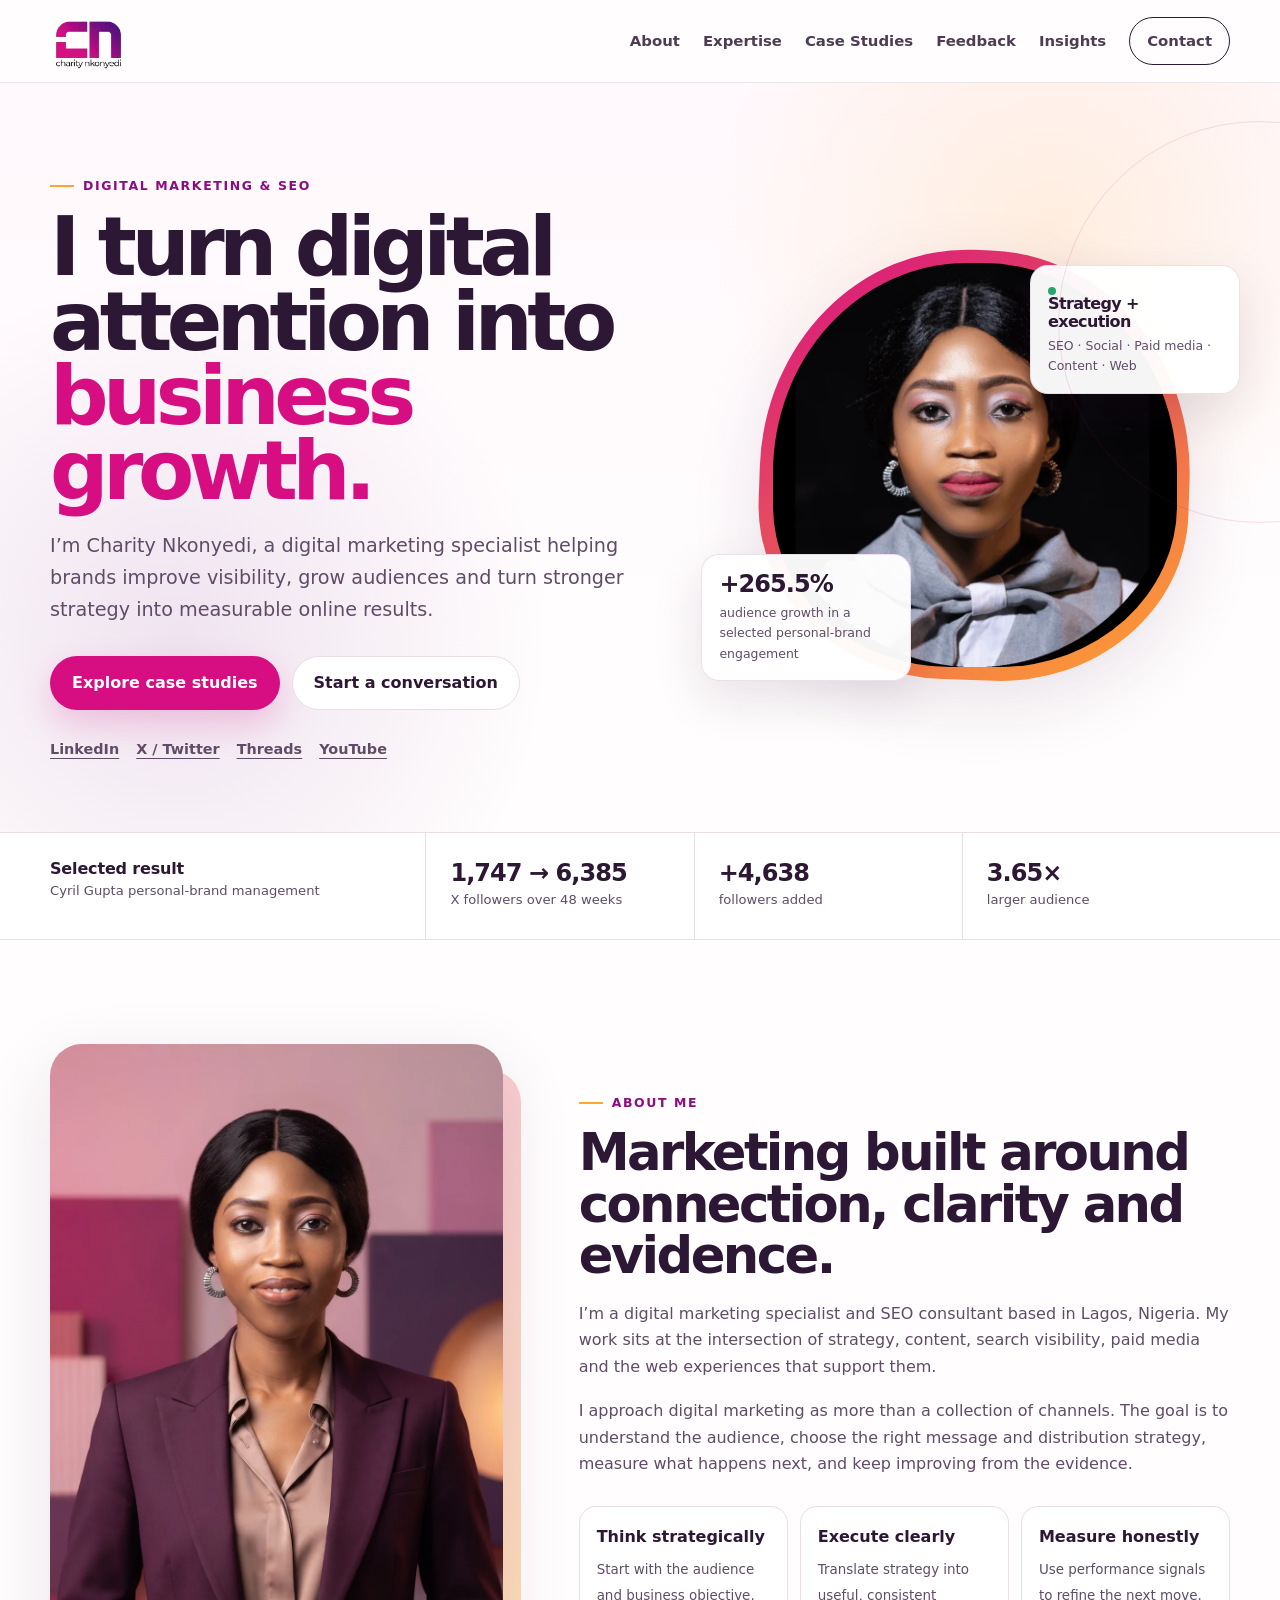
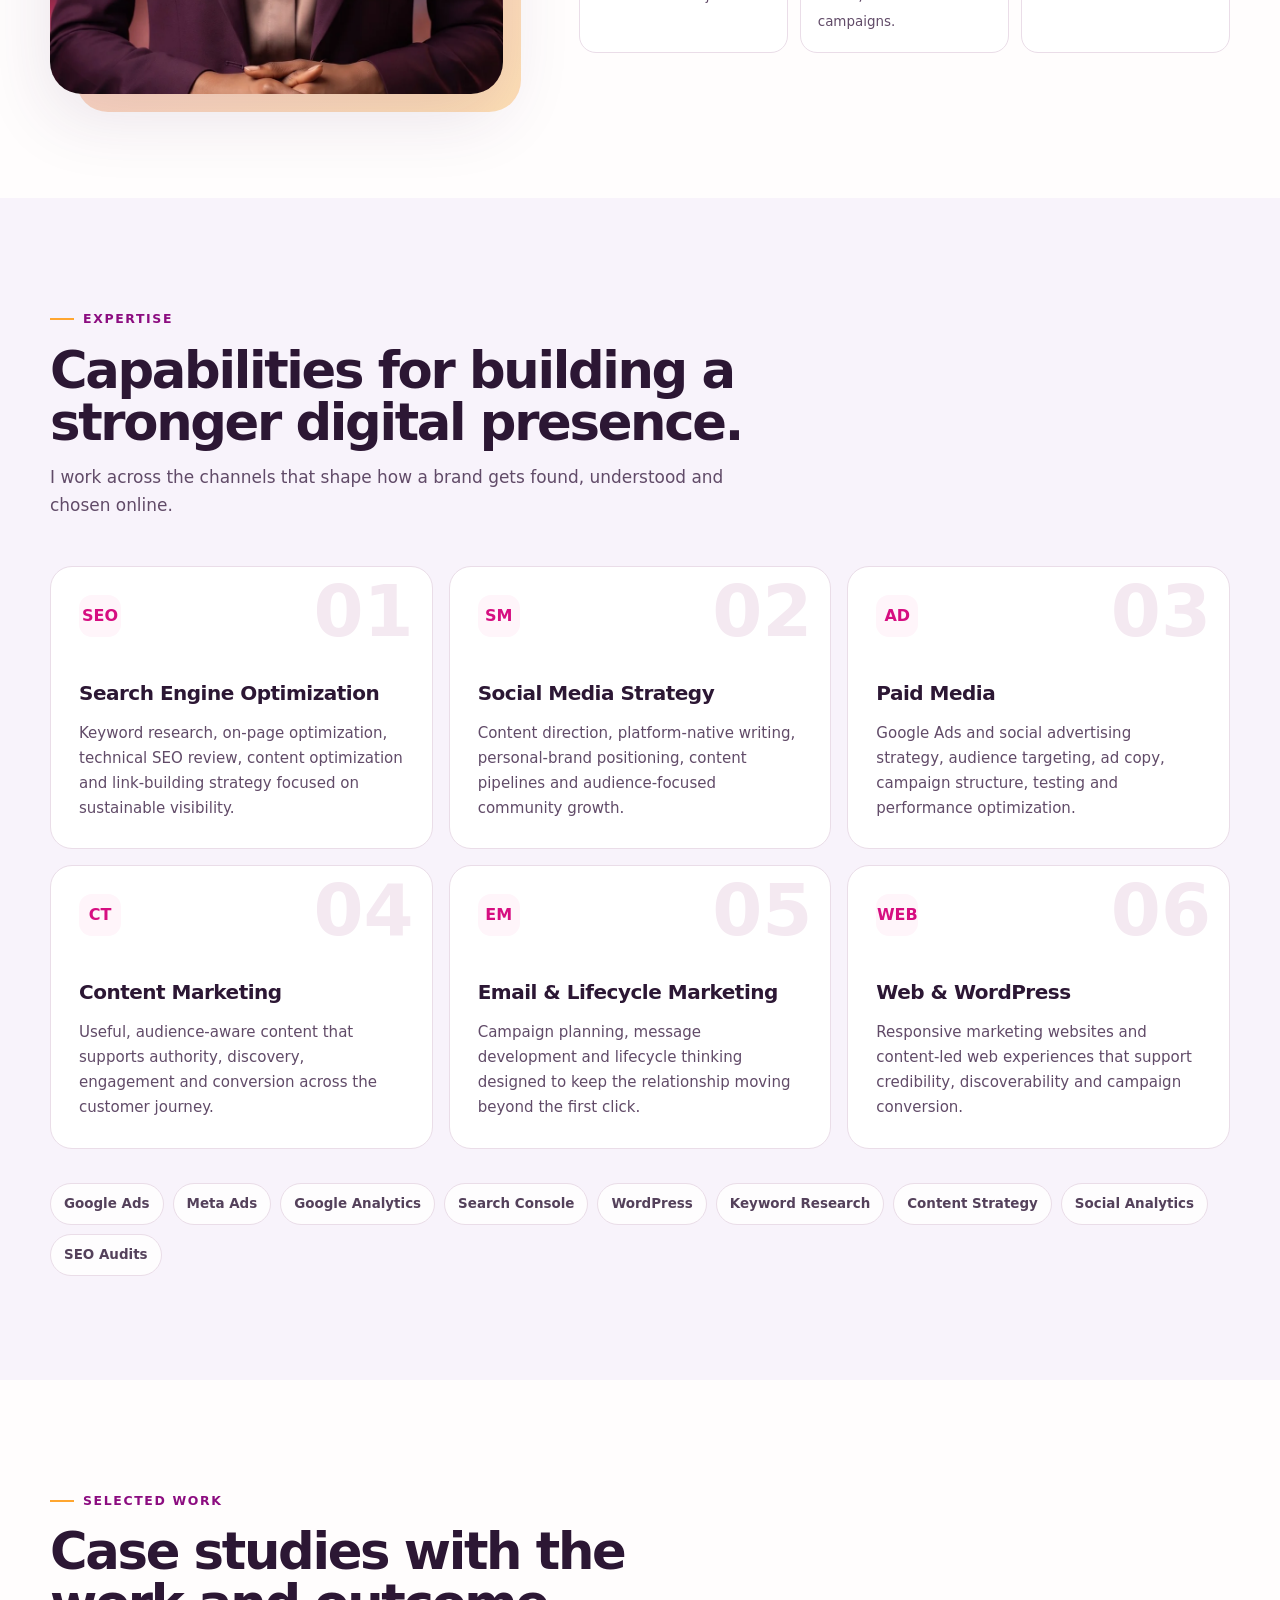
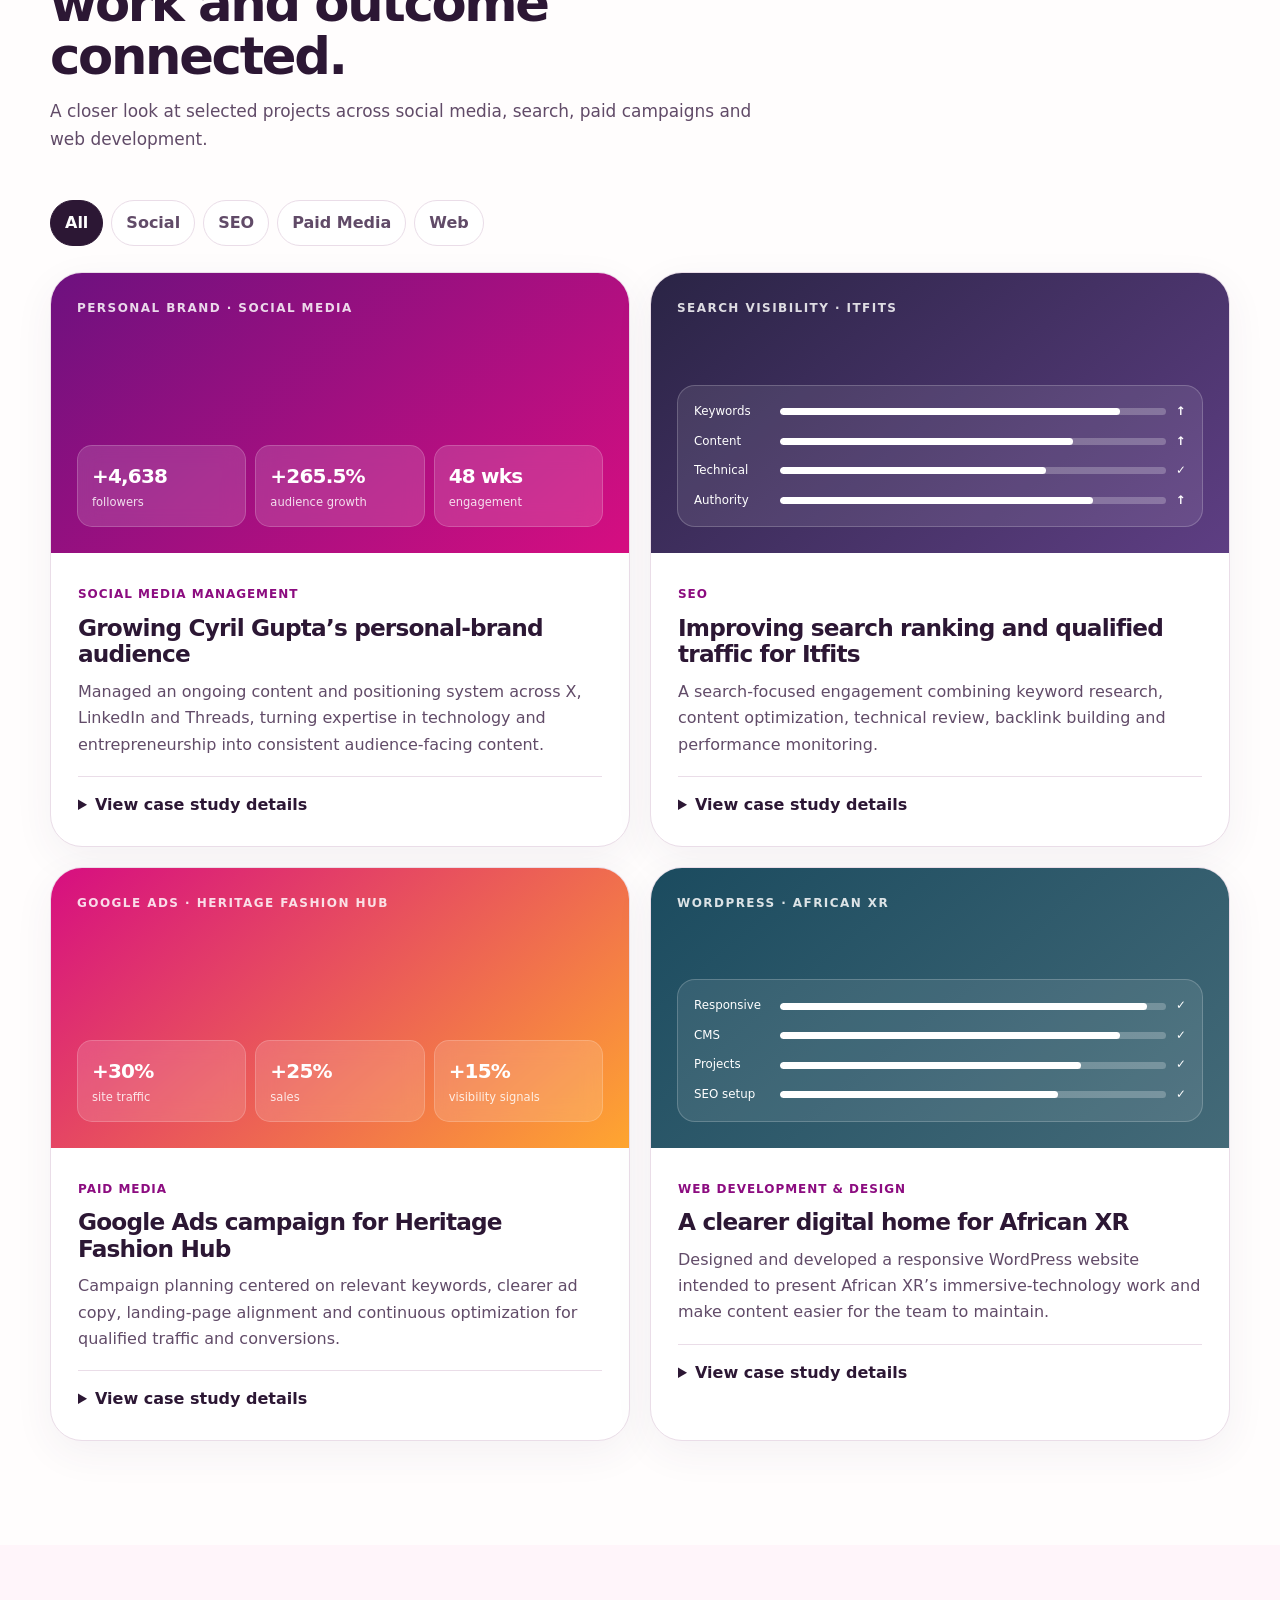
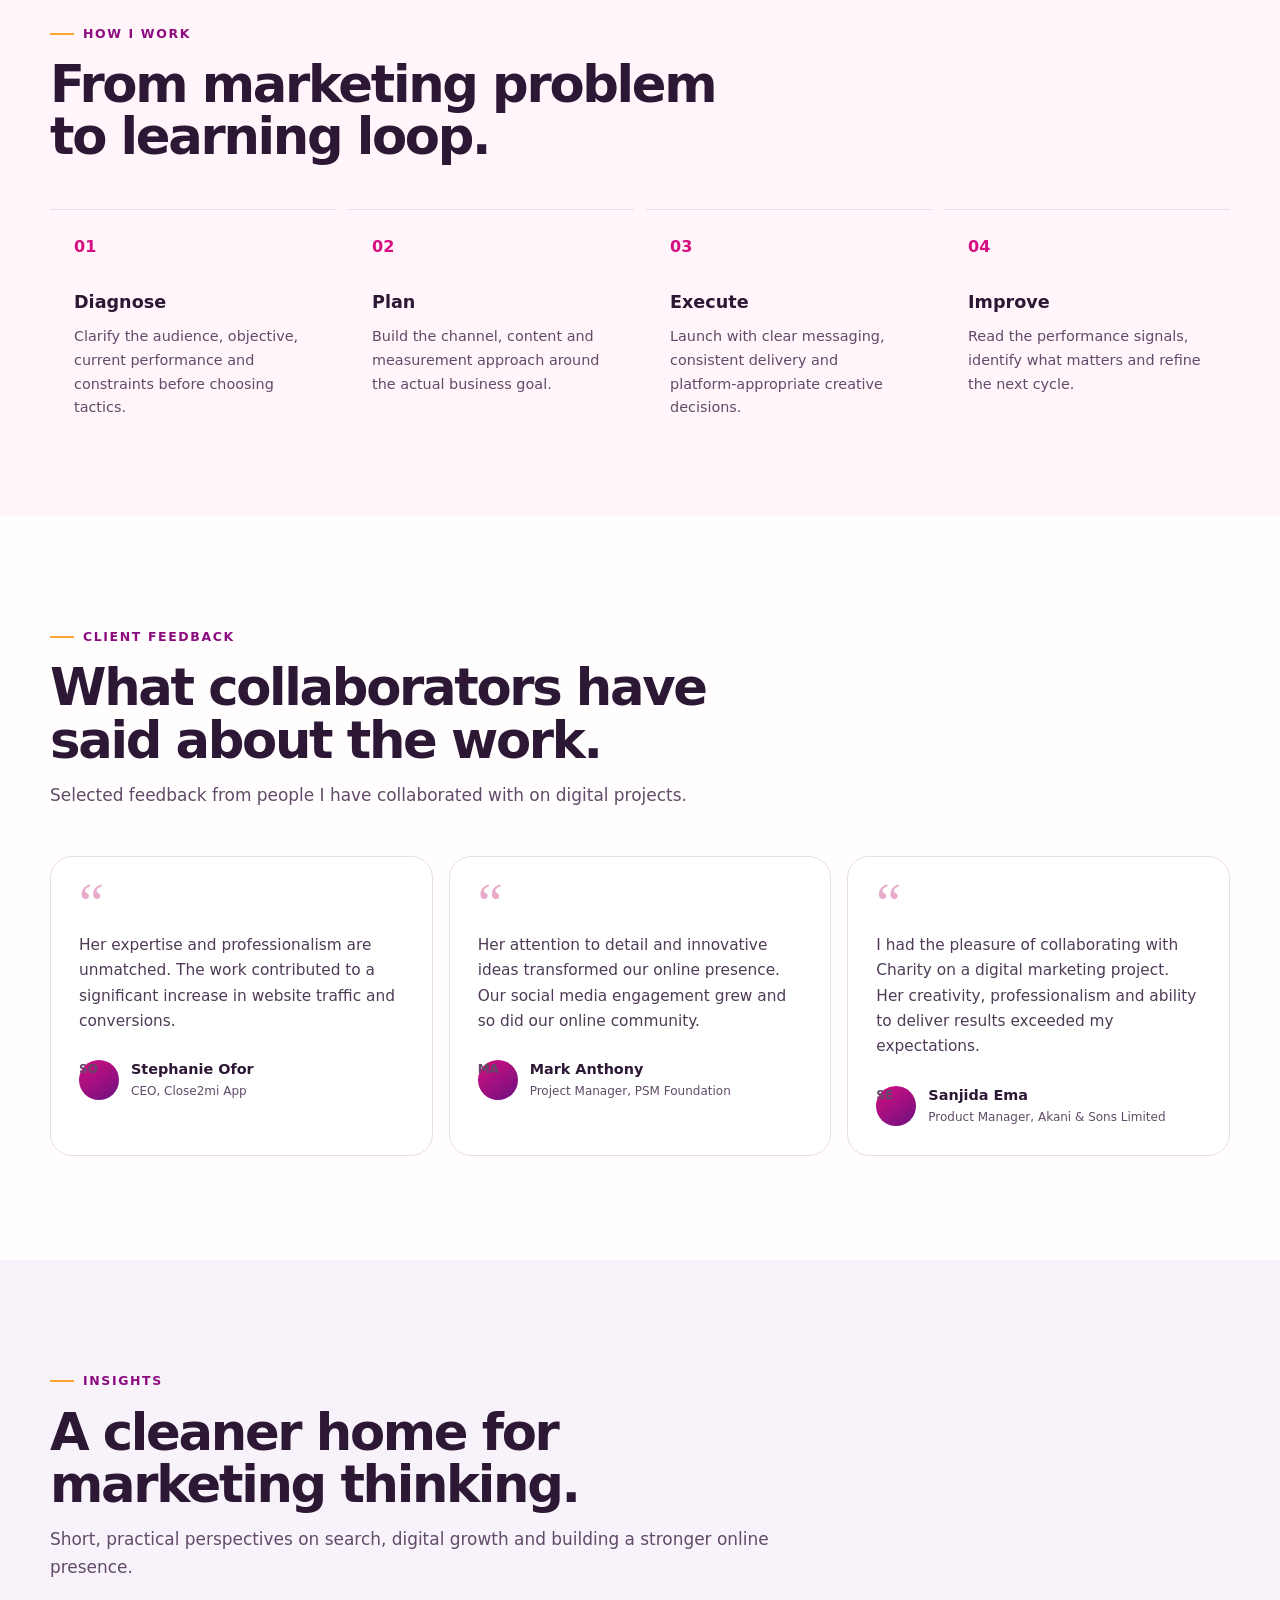
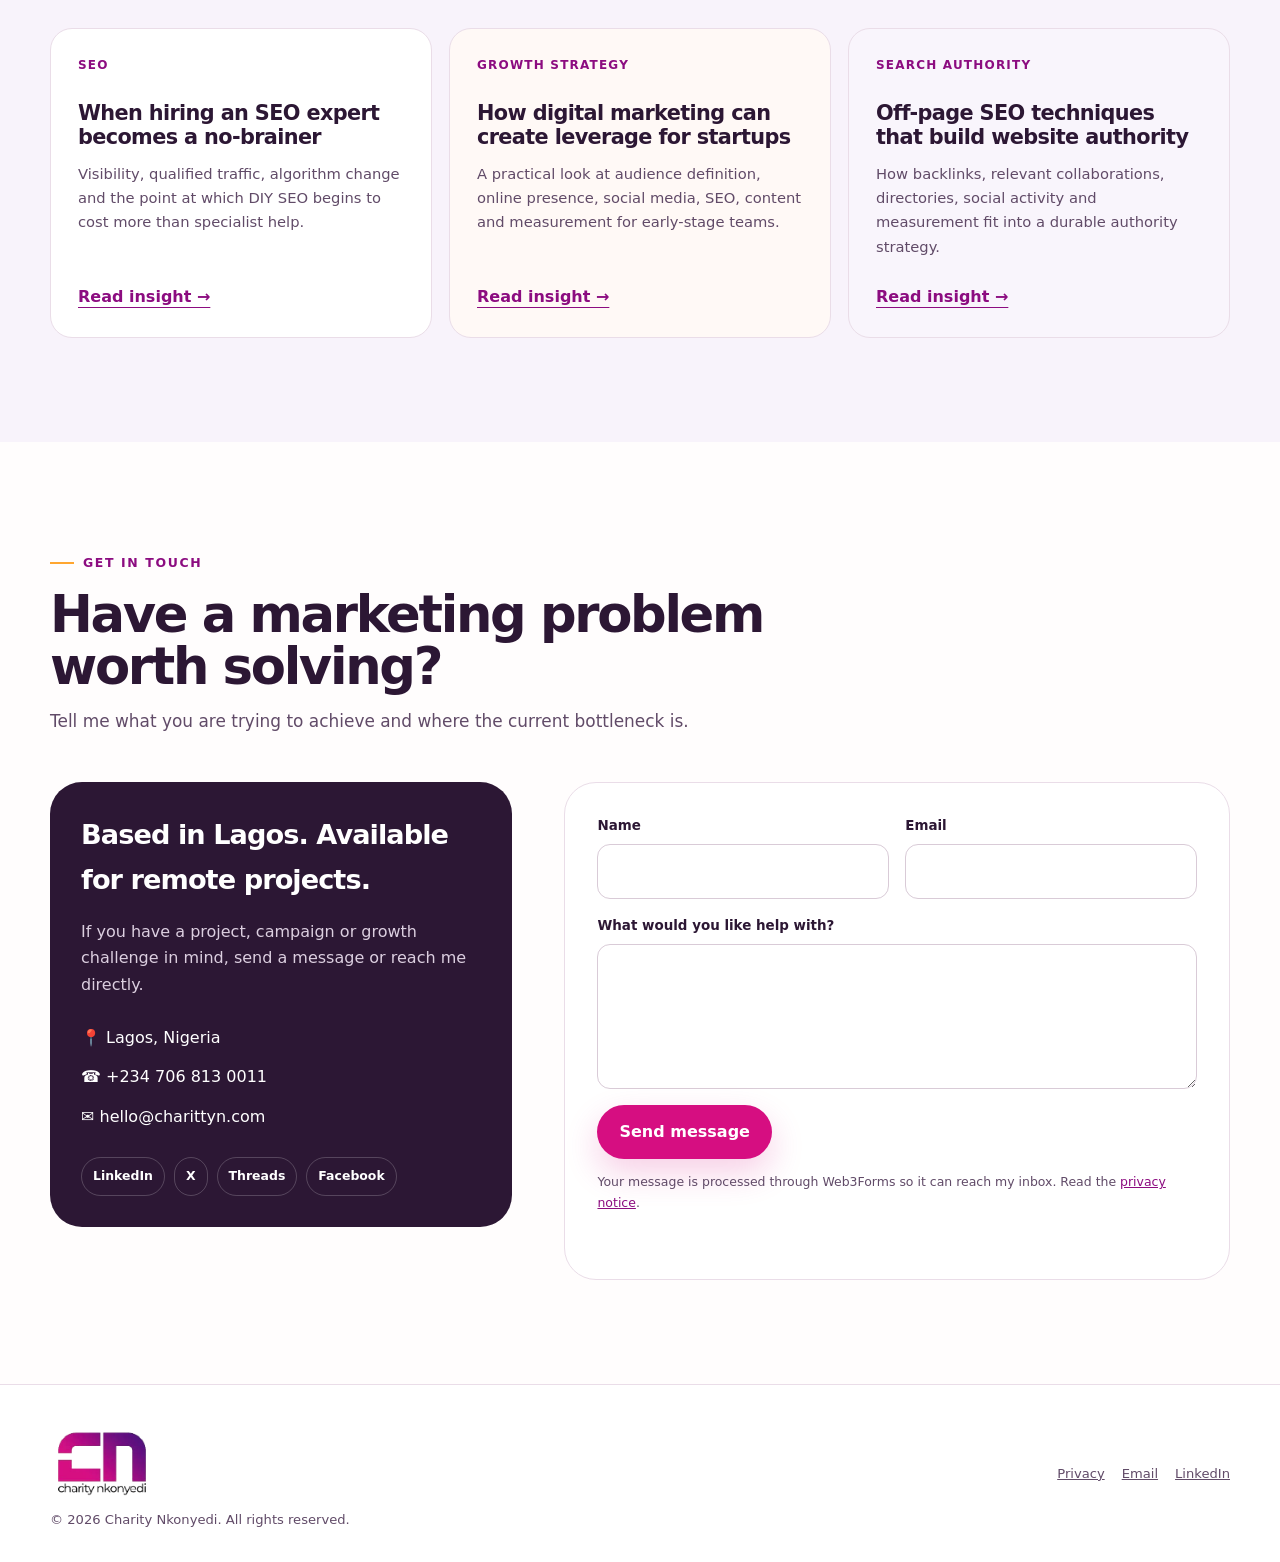
<file: index.html>
<!doctype html>
<html lang="en">
<head>
  <meta charset="utf-8">
  <meta name="viewport" content="width=device-width, initial-scale=1">
  <title>Charity Nkonyedi | Digital Marketing & SEO Specialist</title>
  <meta name="description" content="Digital marketing, SEO, social media and paid media strategy by Charity Nkonyedi. Explore selected work, results, services and marketing insights.">
  <link rel="canonical" href="https://www.charittyn.com/">
  <meta name="theme-color" content="#d60e81">
  <meta property="og:type" content="website">
  <meta property="og:title" content="Charity Nkonyedi | Digital Marketing & SEO Specialist">
  <meta property="og:description" content="Strategy, content, search and paid media focused on measurable digital growth.">
  <meta property="og:url" content="https://www.charittyn.com/">
  <meta property="og:image" content="https://www.charittyn.com/images/og-image.jpg">
  <meta property="og:image:width" content="1200">
  <meta property="og:image:height" content="630">
  <meta name="twitter:card" content="summary_large_image">
  <meta name="twitter:title" content="Charity Nkonyedi | Digital Marketing & SEO Specialist">
  <meta name="twitter:description" content="Strategy, content, search and paid media focused on measurable digital growth.">
  <meta name="twitter:image" content="https://www.charittyn.com/images/og-image.jpg">
  <link rel="icon" href="favicon.ico">
  <link rel="stylesheet" href="styles.css?v=8">
  <script type="application/ld+json">
  {
    "@context": "https://schema.org",
    "@type": "Person",
    "name": "Charity Nkonyedi",
    "url": "https://www.charittyn.com/",
    "image": "https://www.charittyn.com/images/charity-portrait.webp",
    "jobTitle": "Digital Marketing & SEO Specialist",
    "email": "mailto:hello@charittyn.com",
    "telephone": "+2347068130011",
    "address": {
      "@type": "PostalAddress",
      "addressLocality": "Lagos",
      "addressCountry": "NG"
    },
    "sameAs": [
      "https://www.linkedin.com/in/nkonyedi-charity/",
      "https://twitter.com/nkonyedy",
      "https://web.facebook.com/charity.james.50",
      "https://www.threads.com/@charity_nkonyedi",
      "https://www.youtube.com/@Charittyn/"
    ],
    "knowsAbout": [
      "Search Engine Optimization",
      "Social Media Marketing",
      "Google Ads",
      "Content Marketing",
      "Digital Marketing Strategy",
      "WordPress"
    ]
  }
  </script>
</head>
<body>
  <a class="skip-link" href="#main-content">Skip to main content</a>

  <header class="site-header" id="home">
    <div class="container nav-wrap">
      <a class="brand" href="#home" aria-label="Charity Nkonyedi, home">
        <img class="brand-logo" src="images/charity-logo.png" alt="Charity Nkonyedi" width="96" height="74">
      </a>
      <button class="nav-toggle" type="button" aria-expanded="false" aria-controls="primary-navigation" aria-label="Open navigation">
        <span class="nav-toggle-line" aria-hidden="true"></span>
        <span class="nav-toggle-line" aria-hidden="true"></span>
        <span class="nav-toggle-line" aria-hidden="true"></span>
      </button>
      <nav class="nav-links" id="primary-navigation" aria-label="Primary navigation" aria-hidden="false">
        <div class="mobile-nav-head">
          <span class="mobile-nav-label">Explore</span>
          <button class="mobile-nav-close" type="button" aria-label="Close navigation">
            <svg viewBox="0 0 24 24" aria-hidden="true"><path d="M6 6l12 12M18 6L6 18" fill="none" stroke="currentColor" stroke-width="2" stroke-linecap="round"/></svg>
          </button>
        </div>
        <div class="mobile-nav-links">
          <a href="#about"><span>01</span>About</a>
          <a href="#expertise"><span>02</span>Expertise</a>
          <a href="#work"><span>03</span>Case Studies</a>
          <a href="#feedback"><span>04</span>Feedback</a>
          <a href="#insights"><span>05</span>Insights</a>
        </div>
        <a class="nav-cta desktop-nav-cta" href="#contact">Contact</a>
        <div class="mobile-nav-bottom">
          <p>Ready to strengthen your digital presence?</p>
          <a class="nav-cta" href="#contact">Start a conversation</a>
          <div class="mobile-nav-social" aria-label="Social profiles">
            <a href="https://www.linkedin.com/in/nkonyedi-charity/" target="_blank" rel="noopener noreferrer">LinkedIn</a>
            <a href="https://twitter.com/nkonyedy" target="_blank" rel="noopener noreferrer">X</a>
            <a href="https://www.threads.com/@charity_nkonyedi" target="_blank" rel="noopener noreferrer">Threads</a>
          </div>
        </div>
      </nav>
      <button class="nav-backdrop" type="button" tabindex="-1" aria-label="Close navigation" aria-hidden="true"></button>
    </div>
  </header>

  <main id="main-content">
    <section class="hero" aria-labelledby="hero-title">
      <div class="container hero-grid">
        <div class="hero-copy">
          <span class="eyebrow">Digital marketing & SEO</span>
          <h1 id="hero-title">I turn digital attention into <span>business growth.</span></h1>
          <p>I’m Charity Nkonyedi, a digital marketing specialist helping brands improve visibility, grow audiences and turn stronger strategy into measurable online results.</p>
          <div class="hero-actions">
            <a class="btn btn-primary" href="#work">Explore case studies</a>
            <a class="btn btn-secondary" href="#contact">Start a conversation</a>
          </div>
          <div class="hero-social" aria-label="Social profiles">
            <a href="https://www.linkedin.com/in/nkonyedi-charity/" target="_blank" rel="noopener noreferrer">LinkedIn</a>
            <a href="https://twitter.com/nkonyedy" target="_blank" rel="noopener noreferrer">X / Twitter</a>
            <a href="https://www.threads.com/@charity_nkonyedi" target="_blank" rel="noopener noreferrer">Threads</a>
            <a href="https://www.youtube.com/@Charittyn/" target="_blank" rel="noopener noreferrer">YouTube</a>
          </div>
        </div>

        <div class="hero-visual" aria-label="Portrait of Charity Nkonyedi with a selected social media result">
          <div class="portrait-shell">
            <img src="images/charity-portrait.webp" width="840" height="840" alt="Charity Nkonyedi" fetchpriority="high">
          </div>
          <div class="floating-card card-growth" aria-label="Selected social media result">
            <strong>+265.5%</strong>
            <span>audience growth in a selected personal-brand engagement</span>
          </div>
          <div class="floating-card card-role">
            <strong><span class="status-dot" aria-hidden="true"></span>Strategy + execution</strong>
            <span>SEO · Social · Paid media · Content · Web</span>
          </div>
        </div>
      </div>
    </section>

    <section class="proof-bar" aria-label="Selected result from social media management case study">
      <div class="container proof-grid">
        <div class="proof-item proof-label"><strong>Selected result</strong><span>Cyril Gupta personal-brand management</span></div>
        <div class="proof-item"><strong>1,747 → 6,385</strong><span>X followers over 48 weeks</span></div>
        <div class="proof-item"><strong>+4,638</strong><span>followers added</span></div>
        <div class="proof-item"><strong>3.65×</strong><span>larger audience</span></div>
      </div>
    </section>

    <section class="section" id="about">
      <div class="container about-grid">
        <div class="about-image">
          <img src="images/charity-about.webp" width="1000" height="1792" alt="Professional portrait of Charity Nkonyedi" loading="lazy">
        </div>
        <div class="about-copy">
          <span class="eyebrow">About me</span>
          <h2>Marketing built around connection, clarity and evidence.</h2>
          <p>I’m a digital marketing specialist and SEO consultant based in Lagos, Nigeria. My work sits at the intersection of strategy, content, search visibility, paid media and the web experiences that support them.</p>
          <p>I approach digital marketing as more than a collection of channels. The goal is to understand the audience, choose the right message and distribution strategy, measure what happens next, and keep improving from the evidence.</p>
          <div class="about-principles" aria-label="Working principles">
            <div class="principle"><strong>Think strategically</strong><span>Start with the audience and business objective.</span></div>
            <div class="principle"><strong>Execute clearly</strong><span>Translate strategy into useful, consistent campaigns.</span></div>
            <div class="principle"><strong>Measure honestly</strong><span>Use performance signals to refine the next move.</span></div>
          </div>
        </div>
      </div>
    </section>

    <section class="section section-purple" id="expertise">
      <div class="container">
        <div class="section-head">
          <span class="eyebrow">Expertise</span>
          <h2>Capabilities for building a stronger digital presence.</h2>
          <p>I work across the channels that shape how a brand gets found, understood and chosen online.</p>
        </div>
        <div class="expertise-grid">
          <article class="expertise-card" data-number="01">
            <span class="card-icon" aria-hidden="true">SEO</span>
            <h3>Search Engine Optimization</h3>
            <p>Keyword research, on-page optimization, technical SEO review, content optimization and link-building strategy focused on sustainable visibility.</p>
          </article>
          <article class="expertise-card" data-number="02">
            <span class="card-icon" aria-hidden="true">SM</span>
            <h3>Social Media Strategy</h3>
            <p>Content direction, platform-native writing, personal-brand positioning, content pipelines and audience-focused community growth.</p>
          </article>
          <article class="expertise-card" data-number="03">
            <span class="card-icon" aria-hidden="true">AD</span>
            <h3>Paid Media</h3>
            <p>Google Ads and social advertising strategy, audience targeting, ad copy, campaign structure, testing and performance optimization.</p>
          </article>
          <article class="expertise-card" data-number="04">
            <span class="card-icon" aria-hidden="true">CT</span>
            <h3>Content Marketing</h3>
            <p>Useful, audience-aware content that supports authority, discovery, engagement and conversion across the customer journey.</p>
          </article>
          <article class="expertise-card" data-number="05">
            <span class="card-icon" aria-hidden="true">EM</span>
            <h3>Email & Lifecycle Marketing</h3>
            <p>Campaign planning, message development and lifecycle thinking designed to keep the relationship moving beyond the first click.</p>
          </article>
          <article class="expertise-card" data-number="06">
            <span class="card-icon" aria-hidden="true">WEB</span>
            <h3>Web & WordPress</h3>
            <p>Responsive marketing websites and content-led web experiences that support credibility, discoverability and campaign conversion.</p>
          </article>
        </div>
        <div class="tool-cloud" aria-label="Platforms and tools">
          <span>Google Ads</span><span>Meta Ads</span><span>Google Analytics</span><span>Search Console</span><span>WordPress</span><span>Keyword Research</span><span>Content Strategy</span><span>Social Analytics</span><span>SEO Audits</span>
        </div>
      </div>
    </section>

    <section class="section" id="work">
      <div class="container">
        <div class="section-head">
          <span class="eyebrow">Selected work</span>
          <h2>Case studies with the work and outcome connected.</h2>
          <p>A closer look at selected projects across social media, search, paid campaigns and web development.</p>
        </div>

        <div class="filter-bar" aria-label="Filter case studies">
          <button class="filter-btn" type="button" data-filter="all" aria-pressed="true">All</button>
          <button class="filter-btn" type="button" data-filter="social" aria-pressed="false">Social</button>
          <button class="filter-btn" type="button" data-filter="seo" aria-pressed="false">SEO</button>
          <button class="filter-btn" type="button" data-filter="paid" aria-pressed="false">Paid Media</button>
          <button class="filter-btn" type="button" data-filter="web" aria-pressed="false">Web</button>
        </div>

        <div class="case-grid">
          <article class="case-card" data-category="social">
            <div class="case-visual case-social" aria-hidden="true">
              <span class="case-kicker">Personal brand · Social media</span>
              <div class="case-metric-row">
                <div class="case-metric"><strong>+4,638</strong><span>followers</span></div>
                <div class="case-metric"><strong>+265.5%</strong><span>audience growth</span></div>
                <div class="case-metric"><strong>48 wks</strong><span>engagement</span></div>
              </div>
            </div>
            <div class="case-body">
              <span class="case-tag">Social Media Management</span>
              <h3>Growing Cyril Gupta’s personal-brand audience</h3>
              <p>Managed an ongoing content and positioning system across X, LinkedIn and Threads, turning expertise in technology and entrepreneurship into consistent audience-facing content.</p>
              <details>
                <summary>View case study details</summary>
                <div class="case-details">
                  <h4>The objective</h4>
                  <p>Build a stronger and more consistent personal-brand presence, increase visibility and grow an audience around relevant expertise.</p>
                  <h4>What I did</h4>
                  <ul>
                    <li>Developed content ideas aligned with expertise and personal-brand positioning.</li>
                    <li>Turned knowledge and experiences into posts and threads with stronger hooks and useful insights.</li>
                    <li>Adapted content to each platform instead of simply reposting the same material everywhere.</li>
                    <li>Monitored audience response and used engagement patterns to refine content direction.</li>
                  </ul>
                  <h4>Result</h4>
                  <p>The X audience grew from 1,747 followers to 6,385 over the one-year period: 4,638 followers added and 265.5% audience growth.</p>
                  <div class="case-meta"><span>Client: Cyril Gupta</span><span>Role: Social Media Manager / Content Strategist</span><span>Duration: 48 weeks</span></div>
                </div>
              </details>
            </div>
          </article>

          <article class="case-card" data-category="seo">
            <div class="case-visual case-seo" aria-hidden="true">
              <span class="case-kicker">Search visibility · Itfits</span>
              <div class="case-screen">
                <div class="mini-bars">
                  <div class="mini-bar"><span>Keywords</span><i style="--w:88%"></i><b>↑</b></div>
                  <div class="mini-bar"><span>Content</span><i style="--w:76%"></i><b>↑</b></div>
                  <div class="mini-bar"><span>Technical</span><i style="--w:69%"></i><b>✓</b></div>
                  <div class="mini-bar"><span>Authority</span><i style="--w:81%"></i><b>↑</b></div>
                </div>
              </div>
            </div>
            <div class="case-body">
              <span class="case-tag">SEO</span>
              <h3>Improving search ranking and qualified traffic for Itfits</h3>
              <p>A search-focused engagement combining keyword research, content optimization, technical review, backlink building and performance monitoring.</p>
              <details>
                <summary>View case study details</summary>
                <div class="case-details">
                  <h4>Approach</h4>
                  <ul>
                    <li>Researched relevant search terms with attention to intent, volume and competition.</li>
                    <li>Optimized existing content, title tags, meta descriptions and heading structure.</li>
                    <li>Reviewed technical issues affecting crawling, indexing, speed and mobile usability.</li>
                    <li>Built relevant backlinks and monitored keyword and traffic movement.</li>
                  </ul>
                  <h4>Outcome</h4>
                  <p>The portfolio records a substantial increase in relevant search ranking and website traffic, translating into more qualified leads and business growth.</p>
                  <div class="case-meta"><span>Client: Itfits</span><span>Duration: 24 weeks</span><span>Focus: Ranking + link building</span></div>
                </div>
              </details>
            </div>
          </article>

          <article class="case-card" data-category="paid">
            <div class="case-visual case-paid" aria-hidden="true">
              <span class="case-kicker">Google Ads · Heritage Fashion Hub</span>
              <div class="case-metric-row">
                <div class="case-metric"><strong>+30%</strong><span>site traffic</span></div>
                <div class="case-metric"><strong>+25%</strong><span>sales</span></div>
                <div class="case-metric"><strong>+15%</strong><span>visibility signals</span></div>
              </div>
            </div>
            <div class="case-body">
              <span class="case-tag">Paid Media</span>
              <h3>Google Ads campaign for Heritage Fashion Hub</h3>
              <p>Campaign planning centered on relevant keywords, clearer ad copy, landing-page alignment and continuous optimization for qualified traffic and conversions.</p>
              <details>
                <summary>View case study details</summary>
                <div class="case-details">
                  <h4>Campaign work</h4>
                  <ul>
                    <li>Researched search terms relevant to the target audience.</li>
                    <li>Developed ad copy with clearer product value and calls to action.</li>
                    <li>Aligned landing pages to the campaign journey.</li>
                    <li>Monitored campaign performance and adjusted bids and targeting.</li>
                  </ul>
                  <h4>Results</h4>
                  <p>The campaign recorded a 30% increase in site traffic, a 25% increase in sales and a 15% increase in search and social visibility signals.</p>
                  <div class="case-meta"><span>Client: Heritage Fashion Hub</span><span>Duration: 4 weeks</span><span>Platform: Google Ads</span></div>
                </div>
              </details>
            </div>
          </article>

          <article class="case-card" data-category="web">
            <div class="case-visual case-web" aria-hidden="true">
              <span class="case-kicker">WordPress · African XR</span>
              <div class="case-screen">
                <div class="mini-bars">
                  <div class="mini-bar"><span>Responsive</span><i style="--w:95%"></i><b>✓</b></div>
                  <div class="mini-bar"><span>CMS</span><i style="--w:88%"></i><b>✓</b></div>
                  <div class="mini-bar"><span>Projects</span><i style="--w:78%"></i><b>✓</b></div>
                  <div class="mini-bar"><span>SEO setup</span><i style="--w:72%"></i><b>✓</b></div>
                </div>
              </div>
            </div>
            <div class="case-body">
              <span class="case-tag">Web Development & Design</span>
              <h3>A clearer digital home for African XR</h3>
              <p>Designed and developed a responsive WordPress website intended to present African XR’s immersive-technology work and make content easier for the team to maintain.</p>
              <details>
                <summary>View case study details</summary>
                <div class="case-details">
                  <h4>What the build focused on</h4>
                  <ul>
                    <li>A responsive interface across desktop, tablet and mobile.</li>
                    <li>WordPress content management so the team can update core site content.</li>
                    <li>A project showcase for XR work and supporting media.</li>
                    <li>Clearer calls to action and foundational search optimization.</li>
                  </ul>
                  <p>The finished site gave African XR a responsive, maintainable platform for presenting its work and guiding potential collaborators toward the next action.</p>
                  <div class="case-meta"><span>Client: African XR</span><span>Duration: 5 weeks</span><span>Platform: WordPress</span></div>
                </div>
              </details>
            </div>
          </article>
        </div>
      </div>
    </section>

    <section class="section-tight section-pink" aria-labelledby="process-title">
      <div class="container">
        <div class="section-head">
          <span class="eyebrow">How I work</span>
          <h2 id="process-title">From marketing problem to learning loop.</h2>
        </div>
        <div class="process-grid">
          <article class="process-card"><h3>Diagnose</h3><p>Clarify the audience, objective, current performance and constraints before choosing tactics.</p></article>
          <article class="process-card"><h3>Plan</h3><p>Build the channel, content and measurement approach around the actual business goal.</p></article>
          <article class="process-card"><h3>Execute</h3><p>Launch with clear messaging, consistent delivery and platform-appropriate creative decisions.</p></article>
          <article class="process-card"><h3>Improve</h3><p>Read the performance signals, identify what matters and refine the next cycle.</p></article>
        </div>
      </div>
    </section>

    <section class="section" id="feedback">
      <div class="container">
        <div class="section-head">
          <span class="eyebrow">Client feedback</span>
          <h2>What collaborators have said about the work.</h2>
          <p>Selected feedback from people I have collaborated with on digital projects.</p>
        </div>
        <div class="quote-grid">
          <article class="quote-card">
            <blockquote>Her expertise and professionalism are unmatched. The work contributed to a significant increase in website traffic and conversions.</blockquote>
            <div class="quote-person"><span class="avatar" aria-hidden="true">SO</span><div><strong>Stephanie Ofor</strong><span>CEO, Close2mi App</span></div></div>
          </article>
          <article class="quote-card">
            <blockquote>Her attention to detail and innovative ideas transformed our online presence. Our social media engagement grew and so did our online community.</blockquote>
            <div class="quote-person"><span class="avatar" aria-hidden="true">MA</span><div><strong>Mark Anthony</strong><span>Project Manager, PSM Foundation</span></div></div>
          </article>
          <article class="quote-card">
            <blockquote>I had the pleasure of collaborating with Charity on a digital marketing project. Her creativity, professionalism and ability to deliver results exceeded my expectations.</blockquote>
            <div class="quote-person"><span class="avatar" aria-hidden="true">SE</span><div><strong>Sanjida Ema</strong><span>Product Manager, Akani & Sons Limited</span></div></div>
          </article>
        </div>
      </div>
    </section>

    <section class="section section-purple" id="insights">
      <div class="container">
        <div class="section-head">
          <span class="eyebrow">Insights</span>
          <h2>A cleaner home for marketing thinking.</h2>
          <p>Short, practical perspectives on search, digital growth and building a stronger online presence.</p>
        </div>
        <div class="insight-grid">
          <article class="insight-card">
            <span class="insight-topic">SEO</span>
            <h3>When hiring an SEO expert becomes a no-brainer</h3>
            <p>Visibility, qualified traffic, algorithm change and the point at which DIY SEO begins to cost more than specialist help.</p>
            <a class="text-link" href="insights/when-to-hire-an-seo-expert.html">Read insight →</a>
          </article>
          <article class="insight-card">
            <span class="insight-topic">Growth strategy</span>
            <h3>How digital marketing can create leverage for startups</h3>
            <p>A practical look at audience definition, online presence, social media, SEO, content and measurement for early-stage teams.</p>
            <a class="text-link" href="insights/digital-marketing-for-startups.html">Read insight →</a>
          </article>
          <article class="insight-card">
            <span class="insight-topic">Search authority</span>
            <h3>Off-page SEO techniques that build website authority</h3>
            <p>How backlinks, relevant collaborations, directories, social activity and measurement fit into a durable authority strategy.</p>
            <a class="text-link" href="insights/off-page-seo-techniques.html">Read insight →</a>
          </article>
        </div>
      </div>
    </section>

    <section class="section" id="contact">
      <div class="container">
        <div class="section-head">
          <span class="eyebrow">Get in touch</span>
          <h2>Have a marketing problem worth solving?</h2>
          <p>Tell me what you are trying to achieve and where the current bottleneck is.</p>
        </div>
        <div class="contact-grid">
          <aside class="contact-panel" aria-label="Contact details">
            <h3>Based in Lagos. Available for remote projects.</h3>
            <p>If you have a project, campaign or growth challenge in mind, send a message or reach me directly.</p>
            <div class="contact-list">
              <span>📍 Lagos, Nigeria</span>
              <a href="tel:+2347068130011">☎ +234 706 813 0011</a>
              <a href="mailto:hello@charittyn.com">✉ hello@charittyn.com</a>
            </div>
            <div class="contact-social" aria-label="Social profiles">
              <a href="https://www.linkedin.com/in/nkonyedi-charity/" target="_blank" rel="noopener noreferrer">LinkedIn</a>
              <a href="https://twitter.com/nkonyedy" target="_blank" rel="noopener noreferrer">X</a>
              <a href="https://www.threads.com/@charity_nkonyedi" target="_blank" rel="noopener noreferrer">Threads</a>
              <a href="https://web.facebook.com/charity.james.50" target="_blank" rel="noopener noreferrer">Facebook</a>
            </div>
          </aside>

          <div class="form-card">
            <form id="contact-form" action="https://api.web3forms.com/submit" method="post">
              <input type="hidden" name="access_key" value="1071d851-1135-4a17-b01e-7fdad6b6e126">
              <input type="hidden" name="subject" value="New portfolio enquiry">
              <input type="hidden" name="from_name" value="Charittyn.com Portfolio">
              <input class="hidden-field" type="checkbox" name="botcheck" tabindex="-1" autocomplete="off" aria-hidden="true">
              <div class="form-grid">
                <div class="field">
                  <label for="name">Name</label>
                  <input id="name" name="name" type="text" autocomplete="name" required>
                </div>
                <div class="field">
                  <label for="email">Email</label>
                  <input id="email" name="email" type="email" autocomplete="email" required>
                </div>
                <div class="field field-full">
                  <label for="message">What would you like help with?</label>
                  <textarea id="message" name="message" required></textarea>
                </div>
                <div class="field-full">
                  <button class="btn btn-primary" type="submit">Send message</button>
                  <p class="form-note">Your message is processed through Web3Forms so it can reach my inbox. Read the <a href="privacy.html">privacy notice</a>.</p>
                  <p class="form-status" id="form-status" role="status" aria-live="polite"></p>
                </div>
              </div>
            </form>
            <div class="form-success-panel" id="form-success-panel" role="status" aria-live="polite" tabindex="-1" hidden>
              <div class="success-icon" aria-hidden="true">
                <svg viewBox="0 0 24 24"><path d="M5 12.5l4.2 4.2L19 7" fill="none" stroke="currentColor" stroke-width="2.4" stroke-linecap="round" stroke-linejoin="round"/></svg>
              </div>
              <span class="eyebrow">Message sent</span>
              <h3>Thank you for reaching out.</h3>
              <p>Your message has been delivered successfully. I’ll get back to you as soon as I can.</p>
              <button class="btn btn-secondary" id="send-another-message" type="button">Send another message</button>
            </div>
          </div>
        </div>
      </div>
    </section>
  </main>

  <footer class="site-footer">
    <div class="container footer-grid">
      <div>
        <a class="brand" href="#home" aria-label="Back to home"><img class="brand-logo" src="images/charity-logo.png" alt="Charity Nkonyedi" width="96" height="74"></a>
        <div class="footer-copy">© <span data-current-year>2026</span> Charity Nkonyedi. All rights reserved.</div>
      </div>
      <div class="footer-links">
        <a href="privacy.html">Privacy</a>
        <a href="mailto:hello@charittyn.com">Email</a>
        <a href="https://www.linkedin.com/in/nkonyedi-charity/" target="_blank" rel="noopener noreferrer">LinkedIn</a>
      </div>
    </div>
  </footer>
  <script src="script.js?v=8" defer></script>
</body>
</html>
</file>
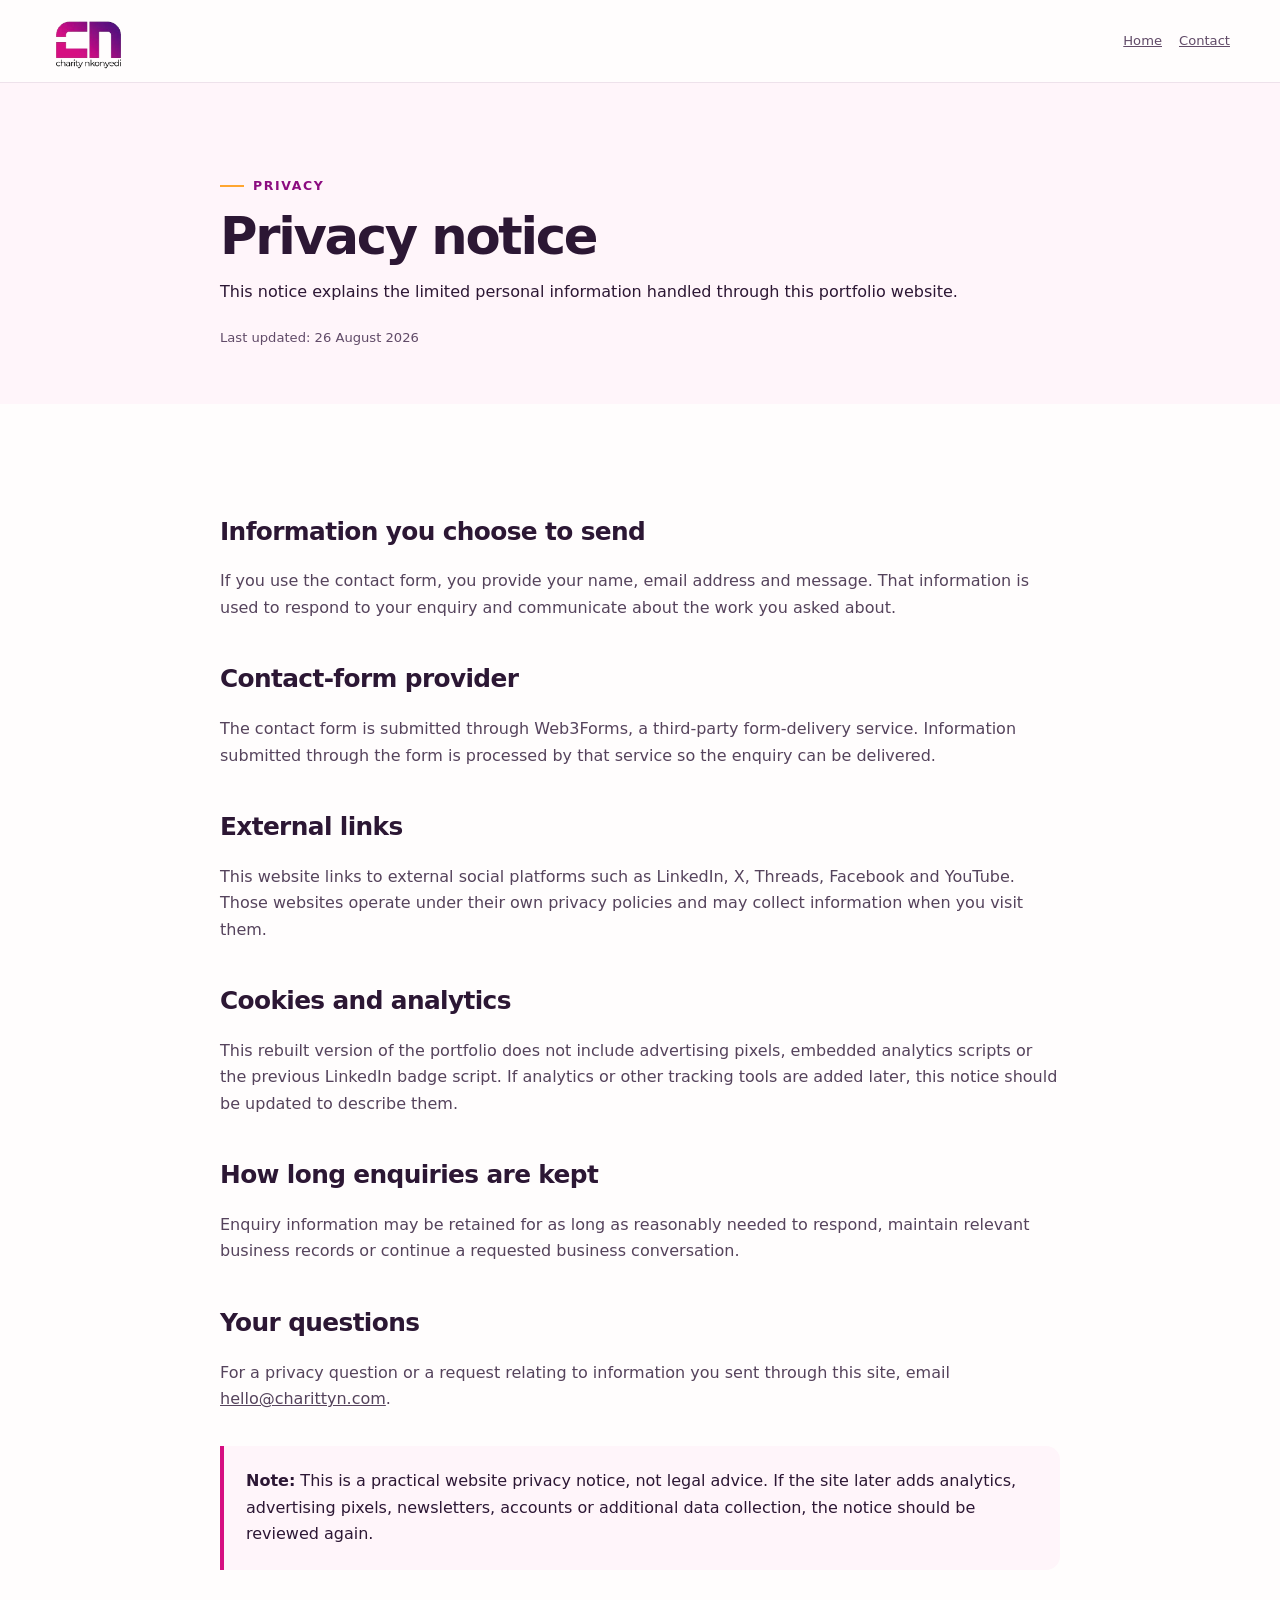
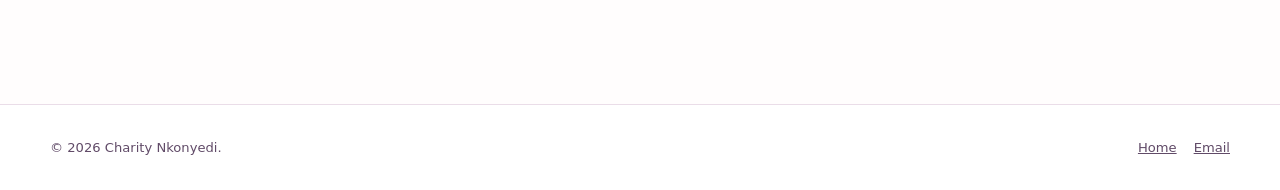
<file: privacy.html>
<!doctype html>
<html lang="en">
<head>
  <meta charset="utf-8">
  <meta name="viewport" content="width=device-width, initial-scale=1">
  <title>Privacy Notice | Charity Nkonyedi</title>
  <meta name="description" content="Privacy information for charittyn.com, including how contact-form information is handled.">
  <link rel="canonical" href="https://www.charittyn.com/privacy.html">
  <meta name="robots" content="index,follow">
  <meta name="theme-color" content="#d60e81">
  <link rel="icon" href="favicon.ico">
  <link rel="stylesheet" href="styles.css?v=8">
</head>
<body>
  <a class="skip-link" href="#privacy">Skip to privacy notice</a>
  <header class="site-header">
    <div class="container nav-wrap">
      <a class="brand" href="index.html"><img class="brand-logo" src="images/charity-logo.png" alt="Charity Nkonyedi" width="96" height="74"></a>
      <nav class="footer-links" aria-label="Privacy navigation"><a href="index.html">Home</a><a href="index.html#contact">Contact</a></nav>
    </div>
  </header>
  <main id="privacy">
    <section class="article-hero"><div class="container"><span class="eyebrow">Privacy</span><h1>Privacy notice</h1><p>This notice explains the limited personal information handled through this portfolio website.</p><div class="article-meta"><span>Last updated: 26 August 2026</span></div></div></section>
    <article class="article-shell">
      <h2>Information you choose to send</h2>
      <p>If you use the contact form, you provide your name, email address and message. That information is used to respond to your enquiry and communicate about the work you asked about.</p>
      <h2>Contact-form provider</h2>
      <p>The contact form is submitted through Web3Forms, a third-party form-delivery service. Information submitted through the form is processed by that service so the enquiry can be delivered.</p>
      <h2>External links</h2>
      <p>This website links to external social platforms such as LinkedIn, X, Threads, Facebook and YouTube. Those websites operate under their own privacy policies and may collect information when you visit them.</p>
      <h2>Cookies and analytics</h2>
      <p>This rebuilt version of the portfolio does not include advertising pixels, embedded analytics scripts or the previous LinkedIn badge script. If analytics or other tracking tools are added later, this notice should be updated to describe them.</p>
      <h2>How long enquiries are kept</h2>
      <p>Enquiry information may be retained for as long as reasonably needed to respond, maintain relevant business records or continue a requested business conversation.</p>
      <h2>Your questions</h2>
      <p>For a privacy question or a request relating to information you sent through this site, email <a href="mailto:hello@charittyn.com">hello@charittyn.com</a>.</p>
      <div class="callout"><strong>Note:</strong> This is a practical website privacy notice, not legal advice. If the site later adds analytics, advertising pixels, newsletters, accounts or additional data collection, the notice should be reviewed again.</div>
    </article>
  </main>
  <footer class="site-footer"><div class="container footer-grid"><div class="footer-copy">© <span data-current-year>2026</span> Charity Nkonyedi.</div><div class="footer-links"><a href="index.html">Home</a><a href="mailto:hello@charittyn.com">Email</a></div></div></footer>
  <script src="script.js?v=8" defer></script>
</body>
</html>
</file>
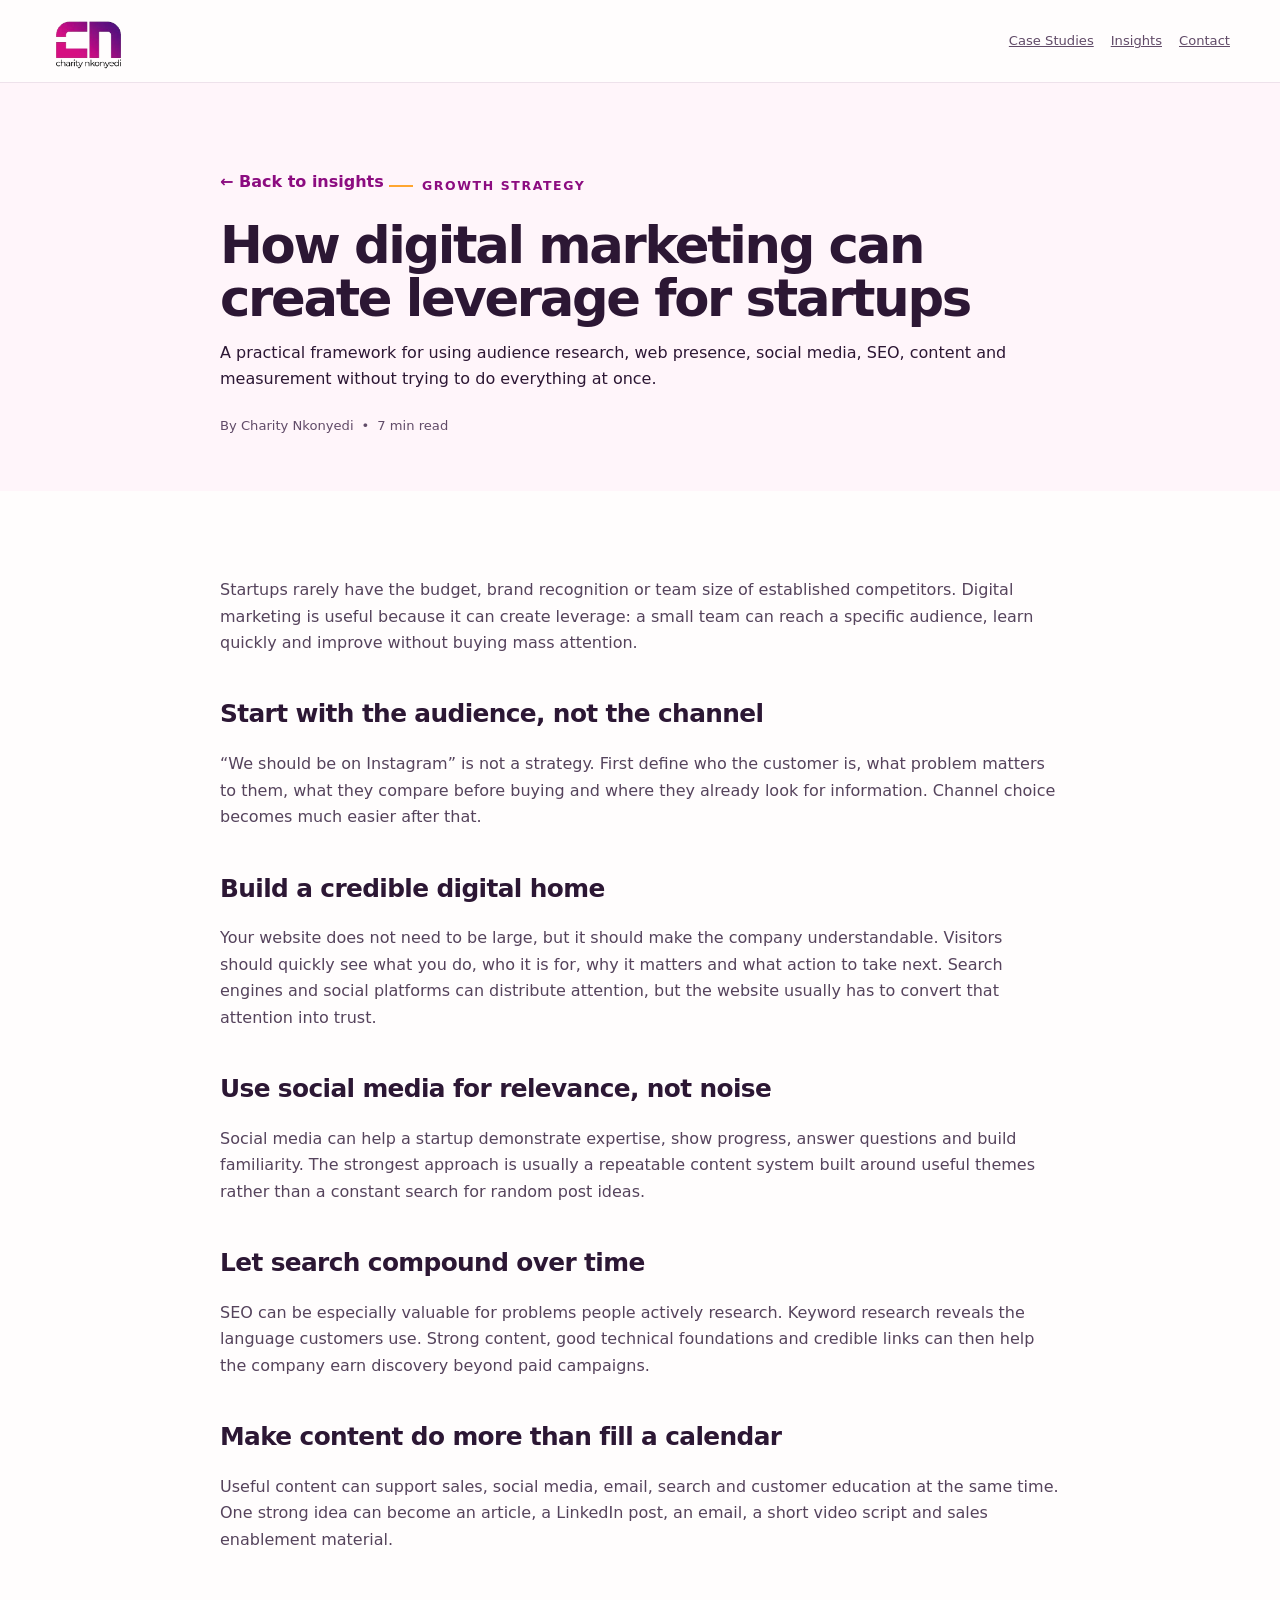
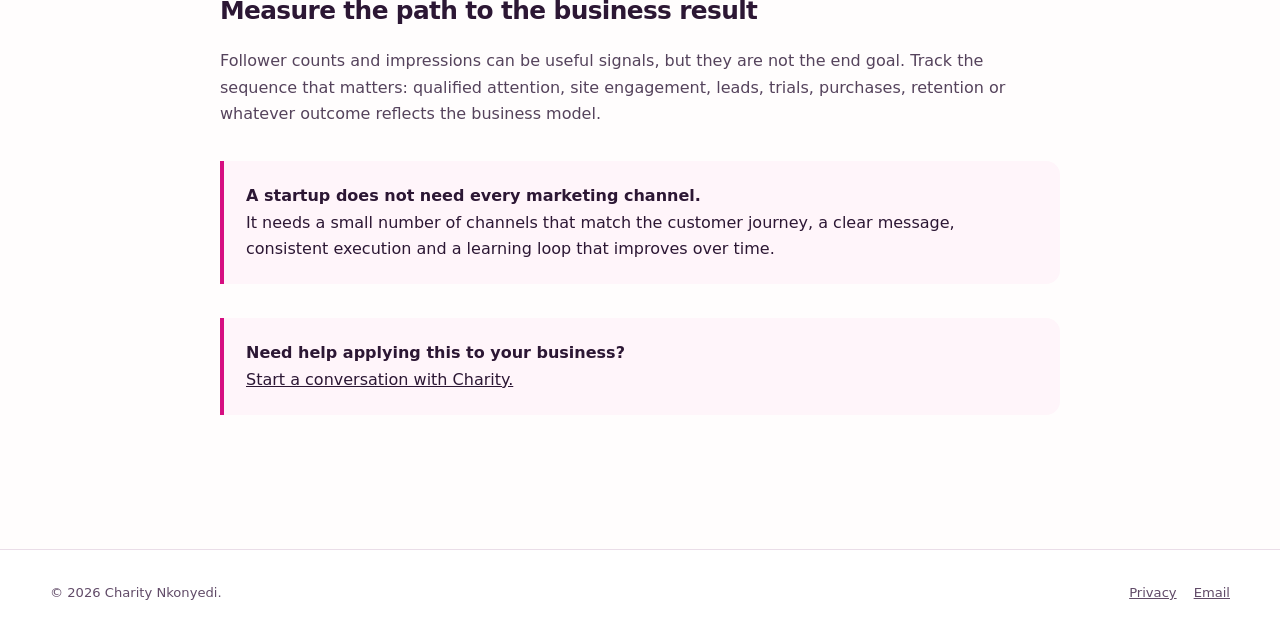
<file: insights/digital-marketing-for-startups.html>
<!doctype html>
<html lang="en">
<head>
  <meta charset="utf-8">
  <meta name="viewport" content="width=device-width, initial-scale=1">
  <title>How digital marketing can create leverage for startups | Charity Nkonyedi</title>
  <meta name="description" content="A practical framework for using audience research, web presence, social media, SEO, content and measurement without trying to do everything at once.">
  <link rel="canonical" href="https://www.charittyn.com/insights/digital-marketing-for-startups.html">
  <meta name="theme-color" content="#d60e81">
  <meta property="og:type" content="article">
  <meta property="og:title" content="How digital marketing can create leverage for startups">
  <meta property="og:description" content="A practical framework for using audience research, web presence, social media, SEO, content and measurement without trying to do everything at once.">
  <meta property="og:url" content="https://www.charittyn.com/insights/digital-marketing-for-startups.html">
  <meta property="og:image" content="https://www.charittyn.com/images/og-image.jpg">
  <meta name="twitter:card" content="summary_large_image">
  <link rel="icon" href="../favicon.ico">
  <link rel="stylesheet" href="../styles.css?v=8">
</head>
<body>
  <a class="skip-link" href="#article">Skip to article</a>
  <header class="site-header">
    <div class="container nav-wrap">
      <a class="brand" href="../index.html" aria-label="Charity Nkonyedi, home"><img class="brand-logo" src="../images/charity-logo.png" alt="Charity Nkonyedi" width="96" height="74"></a>
      <nav class="footer-links" aria-label="Article navigation"><a href="../index.html#work">Case Studies</a><a href="../index.html#insights">Insights</a><a href="../index.html#contact">Contact</a></nav>
    </div>
  </header>
  <main id="article">
    <section class="article-hero">
      <div class="container">
        <a class="back-link" href="../index.html#insights">← Back to insights</a>
        <span class="eyebrow">Growth strategy</span>
        <h1>How digital marketing can create leverage for startups</h1>
        <p>A practical framework for using audience research, web presence, social media, SEO, content and measurement without trying to do everything at once.</p>
        <div class="article-meta"><span>By Charity Nkonyedi</span><span>•</span><span>7 min read</span></div>
      </div>
    </section>
    <article class="article-shell">
      <p>Startups rarely have the budget, brand recognition or team size of established competitors. Digital marketing is useful because it can create leverage: a small team can reach a specific audience, learn quickly and improve without buying mass attention.</p>
<h2>Start with the audience, not the channel</h2><p>“We should be on Instagram” is not a strategy. First define who the customer is, what problem matters to them, what they compare before buying and where they already look for information. Channel choice becomes much easier after that.</p>
<h2>Build a credible digital home</h2><p>Your website does not need to be large, but it should make the company understandable. Visitors should quickly see what you do, who it is for, why it matters and what action to take next. Search engines and social platforms can distribute attention, but the website usually has to convert that attention into trust.</p>
<h2>Use social media for relevance, not noise</h2><p>Social media can help a startup demonstrate expertise, show progress, answer questions and build familiarity. The strongest approach is usually a repeatable content system built around useful themes rather than a constant search for random post ideas.</p>
<h2>Let search compound over time</h2><p>SEO can be especially valuable for problems people actively research. Keyword research reveals the language customers use. Strong content, good technical foundations and credible links can then help the company earn discovery beyond paid campaigns.</p>
<h2>Make content do more than fill a calendar</h2><p>Useful content can support sales, social media, email, search and customer education at the same time. One strong idea can become an article, a LinkedIn post, an email, a short video script and sales enablement material.</p>
<h2>Measure the path to the business result</h2><p>Follower counts and impressions can be useful signals, but they are not the end goal. Track the sequence that matters: qualified attention, site engagement, leads, trials, purchases, retention or whatever outcome reflects the business model.</p>
<div class="callout"><strong>A startup does not need every marketing channel.</strong><br>It needs a small number of channels that match the customer journey, a clear message, consistent execution and a learning loop that improves over time.</div>
      <div class="callout"><strong>Need help applying this to your business?</strong><br><a href="../index.html#contact">Start a conversation with Charity.</a></div>
    </article>
  </main>
  <footer class="site-footer"><div class="container footer-grid"><div class="footer-copy">© <span data-current-year>2026</span> Charity Nkonyedi.</div><div class="footer-links"><a href="../privacy.html">Privacy</a><a href="mailto:hello@charittyn.com">Email</a></div></div></footer>
  <script src="../script.js?v=8" defer></script>
</body>
</html>
</file>
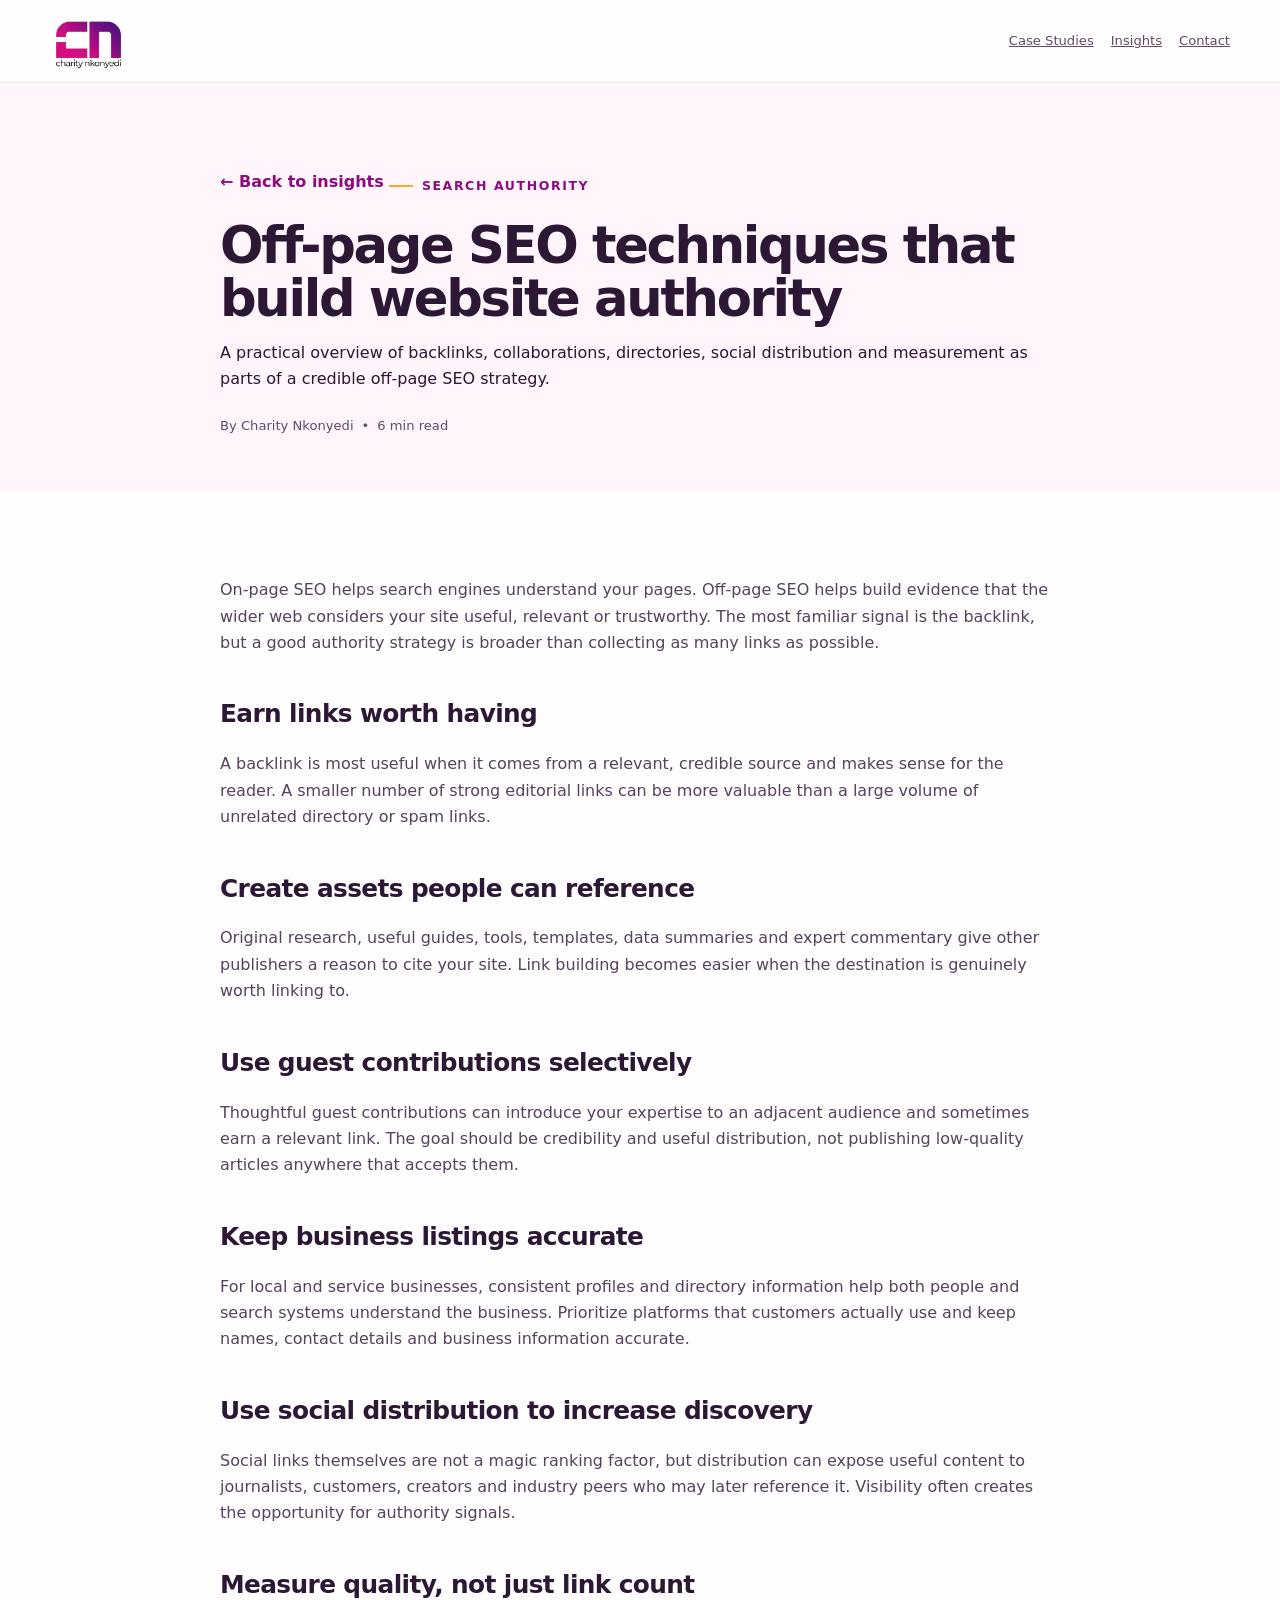
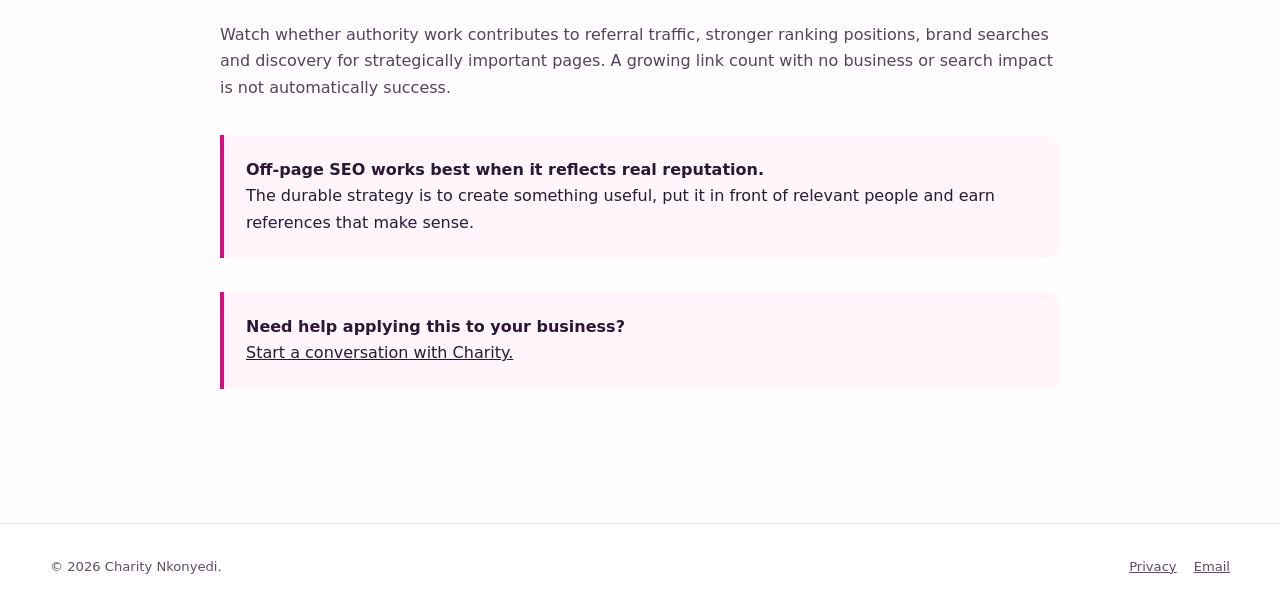
<file: insights/off-page-seo-techniques.html>
<!doctype html>
<html lang="en">
<head>
  <meta charset="utf-8">
  <meta name="viewport" content="width=device-width, initial-scale=1">
  <title>Off-page SEO techniques that build website authority | Charity Nkonyedi</title>
  <meta name="description" content="A practical overview of backlinks, collaborations, directories, social distribution and measurement as parts of a credible off-page SEO strategy.">
  <link rel="canonical" href="https://www.charittyn.com/insights/off-page-seo-techniques.html">
  <meta name="theme-color" content="#d60e81">
  <meta property="og:type" content="article">
  <meta property="og:title" content="Off-page SEO techniques that build website authority">
  <meta property="og:description" content="A practical overview of backlinks, collaborations, directories, social distribution and measurement as parts of a credible off-page SEO strategy.">
  <meta property="og:url" content="https://www.charittyn.com/insights/off-page-seo-techniques.html">
  <meta property="og:image" content="https://www.charittyn.com/images/og-image.jpg">
  <meta name="twitter:card" content="summary_large_image">
  <link rel="icon" href="../favicon.ico">
  <link rel="stylesheet" href="../styles.css?v=8">
</head>
<body>
  <a class="skip-link" href="#article">Skip to article</a>
  <header class="site-header">
    <div class="container nav-wrap">
      <a class="brand" href="../index.html" aria-label="Charity Nkonyedi, home"><img class="brand-logo" src="../images/charity-logo.png" alt="Charity Nkonyedi" width="96" height="74"></a>
      <nav class="footer-links" aria-label="Article navigation"><a href="../index.html#work">Case Studies</a><a href="../index.html#insights">Insights</a><a href="../index.html#contact">Contact</a></nav>
    </div>
  </header>
  <main id="article">
    <section class="article-hero">
      <div class="container">
        <a class="back-link" href="../index.html#insights">← Back to insights</a>
        <span class="eyebrow">Search authority</span>
        <h1>Off-page SEO techniques that build website authority</h1>
        <p>A practical overview of backlinks, collaborations, directories, social distribution and measurement as parts of a credible off-page SEO strategy.</p>
        <div class="article-meta"><span>By Charity Nkonyedi</span><span>•</span><span>6 min read</span></div>
      </div>
    </section>
    <article class="article-shell">
      <p>On-page SEO helps search engines understand your pages. Off-page SEO helps build evidence that the wider web considers your site useful, relevant or trustworthy. The most familiar signal is the backlink, but a good authority strategy is broader than collecting as many links as possible.</p>
<h2>Earn links worth having</h2><p>A backlink is most useful when it comes from a relevant, credible source and makes sense for the reader. A smaller number of strong editorial links can be more valuable than a large volume of unrelated directory or spam links.</p>
<h2>Create assets people can reference</h2><p>Original research, useful guides, tools, templates, data summaries and expert commentary give other publishers a reason to cite your site. Link building becomes easier when the destination is genuinely worth linking to.</p>
<h2>Use guest contributions selectively</h2><p>Thoughtful guest contributions can introduce your expertise to an adjacent audience and sometimes earn a relevant link. The goal should be credibility and useful distribution, not publishing low-quality articles anywhere that accepts them.</p>
<h2>Keep business listings accurate</h2><p>For local and service businesses, consistent profiles and directory information help both people and search systems understand the business. Prioritize platforms that customers actually use and keep names, contact details and business information accurate.</p>
<h2>Use social distribution to increase discovery</h2><p>Social links themselves are not a magic ranking factor, but distribution can expose useful content to journalists, customers, creators and industry peers who may later reference it. Visibility often creates the opportunity for authority signals.</p>
<h2>Measure quality, not just link count</h2><p>Watch whether authority work contributes to referral traffic, stronger ranking positions, brand searches and discovery for strategically important pages. A growing link count with no business or search impact is not automatically success.</p>
<div class="callout"><strong>Off-page SEO works best when it reflects real reputation.</strong><br>The durable strategy is to create something useful, put it in front of relevant people and earn references that make sense.</div>
      <div class="callout"><strong>Need help applying this to your business?</strong><br><a href="../index.html#contact">Start a conversation with Charity.</a></div>
    </article>
  </main>
  <footer class="site-footer"><div class="container footer-grid"><div class="footer-copy">© <span data-current-year>2026</span> Charity Nkonyedi.</div><div class="footer-links"><a href="../privacy.html">Privacy</a><a href="mailto:hello@charittyn.com">Email</a></div></div></footer>
  <script src="../script.js?v=8" defer></script>
</body>
</html>
</file>
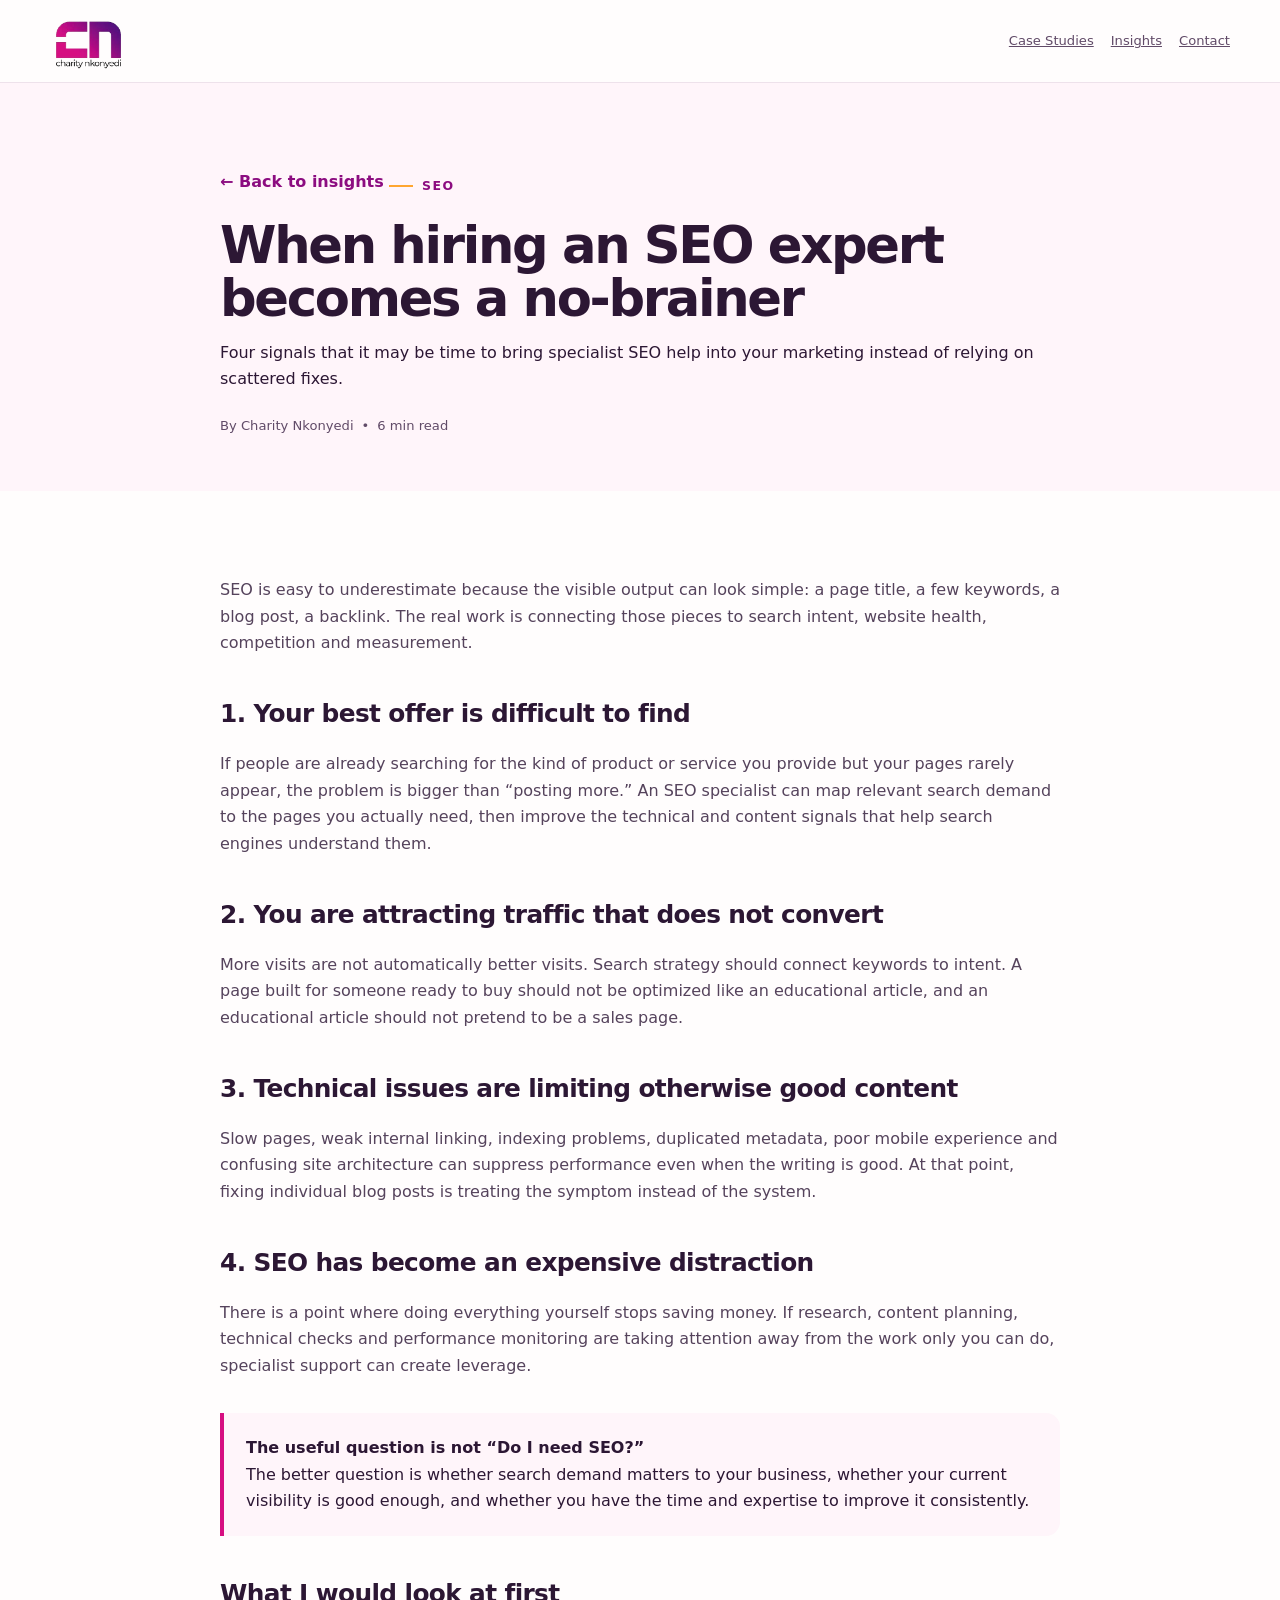
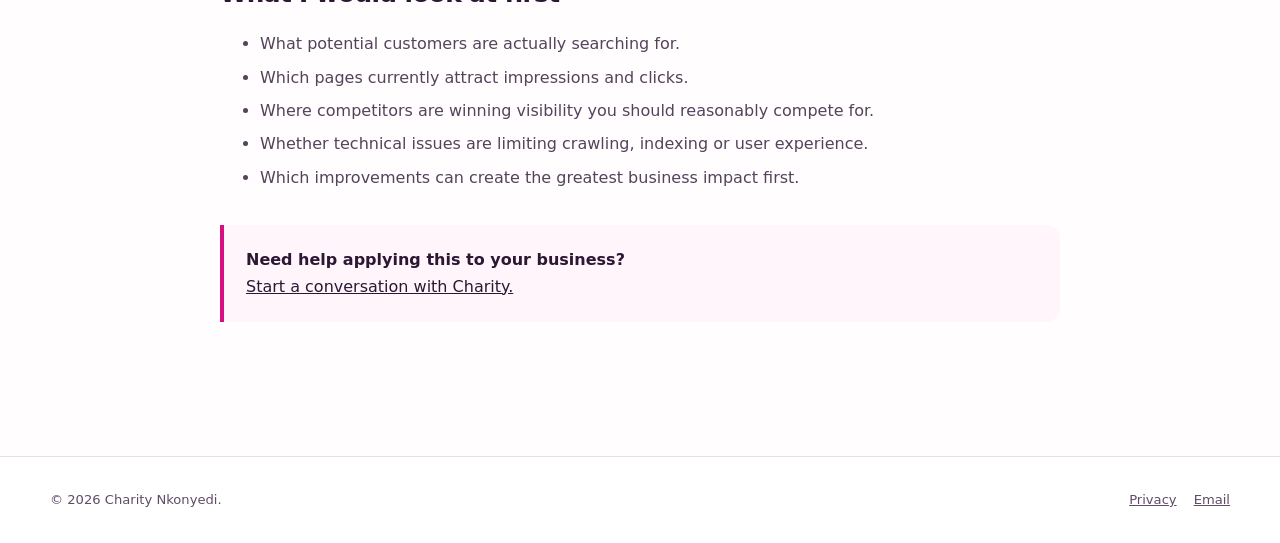
<file: insights/when-to-hire-an-seo-expert.html>
<!doctype html>
<html lang="en">
<head>
  <meta charset="utf-8">
  <meta name="viewport" content="width=device-width, initial-scale=1">
  <title>When hiring an SEO expert becomes a no-brainer | Charity Nkonyedi</title>
  <meta name="description" content="Four signals that it may be time to bring specialist SEO help into your marketing instead of relying on scattered fixes.">
  <link rel="canonical" href="https://www.charittyn.com/insights/when-to-hire-an-seo-expert.html">
  <meta name="theme-color" content="#d60e81">
  <meta property="og:type" content="article">
  <meta property="og:title" content="When hiring an SEO expert becomes a no-brainer">
  <meta property="og:description" content="Four signals that it may be time to bring specialist SEO help into your marketing instead of relying on scattered fixes.">
  <meta property="og:url" content="https://www.charittyn.com/insights/when-to-hire-an-seo-expert.html">
  <meta property="og:image" content="https://www.charittyn.com/images/og-image.jpg">
  <meta name="twitter:card" content="summary_large_image">
  <link rel="icon" href="../favicon.ico">
  <link rel="stylesheet" href="../styles.css?v=8">
</head>
<body>
  <a class="skip-link" href="#article">Skip to article</a>
  <header class="site-header">
    <div class="container nav-wrap">
      <a class="brand" href="../index.html" aria-label="Charity Nkonyedi, home"><img class="brand-logo" src="../images/charity-logo.png" alt="Charity Nkonyedi" width="96" height="74"></a>
      <nav class="footer-links" aria-label="Article navigation"><a href="../index.html#work">Case Studies</a><a href="../index.html#insights">Insights</a><a href="../index.html#contact">Contact</a></nav>
    </div>
  </header>
  <main id="article">
    <section class="article-hero">
      <div class="container">
        <a class="back-link" href="../index.html#insights">← Back to insights</a>
        <span class="eyebrow">SEO</span>
        <h1>When hiring an SEO expert becomes a no-brainer</h1>
        <p>Four signals that it may be time to bring specialist SEO help into your marketing instead of relying on scattered fixes.</p>
        <div class="article-meta"><span>By Charity Nkonyedi</span><span>•</span><span>6 min read</span></div>
      </div>
    </section>
    <article class="article-shell">
      <p>SEO is easy to underestimate because the visible output can look simple: a page title, a few keywords, a blog post, a backlink. The real work is connecting those pieces to search intent, website health, competition and measurement.</p>
<h2>1. Your best offer is difficult to find</h2><p>If people are already searching for the kind of product or service you provide but your pages rarely appear, the problem is bigger than “posting more.” An SEO specialist can map relevant search demand to the pages you actually need, then improve the technical and content signals that help search engines understand them.</p>
<h2>2. You are attracting traffic that does not convert</h2><p>More visits are not automatically better visits. Search strategy should connect keywords to intent. A page built for someone ready to buy should not be optimized like an educational article, and an educational article should not pretend to be a sales page.</p>
<h2>3. Technical issues are limiting otherwise good content</h2><p>Slow pages, weak internal linking, indexing problems, duplicated metadata, poor mobile experience and confusing site architecture can suppress performance even when the writing is good. At that point, fixing individual blog posts is treating the symptom instead of the system.</p>
<h2>4. SEO has become an expensive distraction</h2><p>There is a point where doing everything yourself stops saving money. If research, content planning, technical checks and performance monitoring are taking attention away from the work only you can do, specialist support can create leverage.</p>
<div class="callout"><strong>The useful question is not “Do I need SEO?”</strong><br>The better question is whether search demand matters to your business, whether your current visibility is good enough, and whether you have the time and expertise to improve it consistently.</div>
<h2>What I would look at first</h2><ul><li>What potential customers are actually searching for.</li><li>Which pages currently attract impressions and clicks.</li><li>Where competitors are winning visibility you should reasonably compete for.</li><li>Whether technical issues are limiting crawling, indexing or user experience.</li><li>Which improvements can create the greatest business impact first.</li></ul>
      <div class="callout"><strong>Need help applying this to your business?</strong><br><a href="../index.html#contact">Start a conversation with Charity.</a></div>
    </article>
  </main>
  <footer class="site-footer"><div class="container footer-grid"><div class="footer-copy">© <span data-current-year>2026</span> Charity Nkonyedi.</div><div class="footer-links"><a href="../privacy.html">Privacy</a><a href="mailto:hello@charittyn.com">Email</a></div></div></footer>
  <script src="../script.js?v=8" defer></script>
</body>
</html>
</file>
<file: styles.css>
:root {
  --ink: #2c1734;
  --ink-soft: #614b68;
  --paper: #fffdfd;
  --paper-pink: #fff5fa;
  --paper-purple: #f8f3fb;
  --brand: #d60e81;
  --brand-dark: #8c0c80;
  --purple: #6d117f;
  --orange: #FFA630;
  --line: #eadde8;
  --success: #176b4d;
  --danger: #9a1f35;
  --shadow: 0 22px 70px rgba(75, 37, 79, .12);
  --radius-lg: 32px;
  --radius-md: 22px;
  --radius-sm: 14px;
  --max: 1180px;
}

* { box-sizing: border-box; }
html { scroll-behavior: smooth; scroll-padding-top: 92px; }
body {
  margin: 0;
  font-family: Inter, ui-sans-serif, system-ui, -apple-system, BlinkMacSystemFont, "Segoe UI", sans-serif;
  color: var(--ink);
  background: var(--paper);
  line-height: 1.65;
  text-rendering: optimizeLegibility;
}
img { max-width: 100%; height: auto; display: block; }
a { color: inherit; }
button, input, textarea { font: inherit; }
button { cursor: pointer; }
:focus-visible { outline: 3px solid #f08abf; outline-offset: 4px; }

.skip-link {
  position: fixed;
  left: 16px;
  top: 12px;
  z-index: 1000;
  transform: translateY(-160%);
  background: var(--ink);
  color: white;
  padding: 10px 14px;
  border-radius: 10px;
  text-decoration: none;
}
.skip-link:focus { transform: none; }

.container { width: min(calc(100% - 40px), var(--max)); margin-inline: auto; }
.section { padding: 104px 0; }
.section-tight { padding: 72px 0; }
.section-pink { background: var(--paper-pink); }
.section-purple { background: var(--paper-purple); }
.eyebrow {
  display: inline-flex;
  align-items: center;
  gap: 9px;
  margin-bottom: 14px;
  color: var(--brand-dark);
  font-size: .78rem;
  font-weight: 800;
  letter-spacing: .13em;
  text-transform: uppercase;
}
.eyebrow::before { content: ""; width: 24px; height: 2px; background: var(--orange); }
.section-head { max-width: 720px; margin-bottom: 46px; }
.section-head h2, .article-hero h1 {
  margin: 0 0 16px;
  font-size: clamp(2.1rem, 4vw, 4rem);
  line-height: 1.02;
  letter-spacing: -.045em;
}
.section-head p { margin: 0; color: var(--ink-soft); font-size: 1.06rem; }

.site-header {
  position: sticky;
  top: 0;
  z-index: 50;
  border-bottom: 1px solid rgba(234,221,232,.8);
  background: rgba(255,253,253,.92);
  backdrop-filter: blur(16px);
}
.nav-wrap { min-height: 82px; display: flex; align-items: center; justify-content: space-between; gap: 24px; }
.brand { display: inline-flex; align-items: center; text-decoration: none; line-height: 0; }
.brand-logo { display:block; width:80px; height:auto; object-fit:contain; flex:0 0 auto; }
.site-footer .brand-logo { width:108px; }
.brand-mark {
  display: grid;
  place-items: center;
  width: 42px;
  height: 42px;
  border-radius: 14px 14px 14px 5px;
  color: white;
  background: linear-gradient(135deg, var(--brand), var(--purple));
  box-shadow: 0 10px 30px rgba(214,14,129,.2);
  font-size: .9rem;
  letter-spacing: -.07em;
}
.brand-name { font-size: 1rem; }
.nav-links { display: flex; align-items: center; gap: 23px; }
.nav-links a { text-decoration: none; color: #4e3b54; font-size: .93rem; font-weight: 700; }
.nav-links a:hover { color: var(--brand); }
.nav-cta { padding: 11px 17px; border: 1px solid var(--ink); border-radius: 999px; }
.nav-toggle {
  display: none;
  width: 44px;
  height: 44px;
  border: 1px solid var(--line);
  border-radius: 13px;
  background: white;
  color: var(--ink);
  align-items: center;
  justify-content: center;
}
.nav-toggle svg { width: 22px; height: 22px; }

.hero {
  position: relative;
  overflow: hidden;
  padding: 86px 0 70px;
  background:
    radial-gradient(circle at 82% 20%, rgba(255,166,48,.14), transparent 28%),
    radial-gradient(circle at 14% 75%, rgba(109,17,127,.11), transparent 30%),
    linear-gradient(180deg, #fff8fc 0%, #fffdfd 76%);
}
.hero::after {
  content: "";
  position: absolute;
  width: 400px;
  height: 400px;
  border: 1px solid rgba(182,14,112,.13);
  border-radius: 50%;
  right: -180px;
  top: 38px;
}
.hero-grid { display: grid; grid-template-columns: 1.08fr .92fr; gap: 70px; align-items: center; }
.hero h1 {
  margin: 0 0 22px;
  font-size: clamp(3.25rem, 6.4vw, 6.35rem);
  line-height: .91;
  letter-spacing: -.068em;
  max-width: 780px;
}
.hero h1 span { color: var(--brand); }
.hero-copy > p { color: var(--ink-soft); font-size: clamp(1.07rem, 1.5vw, 1.22rem); max-width: 650px; margin: 0 0 30px; }
.hero-actions { display: flex; flex-wrap: wrap; gap: 12px; margin-bottom: 28px; }
.btn {
  display: inline-flex;
  align-items: center;
  justify-content: center;
  gap: 9px;
  min-height: 50px;
  padding: 13px 21px;
  border-radius: 999px;
  border: 1px solid transparent;
  text-decoration: none;
  font-weight: 800;
  transition: transform .18s ease, box-shadow .18s ease, background .18s ease;
}
.btn:hover { transform: translateY(-2px); }
.btn-primary { background: var(--brand); color: white; box-shadow: 0 14px 34px rgba(214,14,129,.2); }
.btn-primary:hover { background: var(--brand-dark); }
.btn-secondary { background: white; color: var(--ink); border-color: var(--line); }
.hero-social { display: flex; flex-wrap: wrap; gap: 9px 17px; }
.hero-social a { color: var(--ink-soft); font-size: .9rem; font-weight: 750; text-decoration-thickness: 1px; text-underline-offset: 4px; }
.hero-social a:hover { color: var(--brand); }

.hero-visual { position: relative; min-height: 560px; display: grid; place-items: center; }
.portrait-shell {
  position: relative;
  width: min(430px, 92%);
  aspect-ratio: 1;
  border-radius: 48% 48% 44% 44% / 52% 52% 40% 40%;
  padding: 13px;
  background: linear-gradient(145deg, var(--brand), var(--orange));
  transform: rotate(2deg);
  box-shadow: var(--shadow);
}
.portrait-shell img { width: 100%; height: 100%; object-fit: cover; border-radius: inherit; transform: rotate(-2deg); }
.floating-card {
  position: absolute;
  width: 210px;
  border: 1px solid rgba(234,221,232,.9);
  border-radius: 18px;
  padding: 16px 17px;
  background: rgba(255,255,255,.96);
  box-shadow: 0 18px 50px rgba(60,28,66,.12);
}
.floating-card strong { display: block; font-size: 1.5rem; letter-spacing: -.04em; line-height: 1.1; }
.floating-card span { display: block; color: var(--ink-soft); font-size: .78rem; margin-top: 5px; }
.card-growth { left: -18px; bottom: 64px; }
.card-role { right: -10px; top: 80px; }
.card-role strong { font-size: 1rem; }
.status-dot { width: 8px; height: 8px; background: #25a66b; border-radius: 50%; display: inline-block; margin-right: 7px; }

.proof-bar { border-top: 1px solid var(--line); border-bottom: 1px solid var(--line); background: white; }
.proof-grid { display: grid; grid-template-columns: 1.4fr repeat(3,1fr); }
.proof-item { padding: 27px 24px; border-left: 1px solid var(--line); }
.proof-item:first-child { border-left: 0; padding-left: 0; }
.proof-item strong { display: block; font-size: 1.5rem; line-height: 1.1; letter-spacing: -.04em; }
.proof-item span { color: var(--ink-soft); font-size: .82rem; }
.proof-label strong { font-size: 1rem; letter-spacing: -.01em; }

.about-grid { display: grid; grid-template-columns: .82fr 1.18fr; gap: 76px; align-items: center; }
.about-image { position: relative; }
.about-image::before { content: ""; position: absolute; inset: 26px -18px -18px 26px; border-radius: var(--radius-lg); background: linear-gradient(145deg, #f6c4df, #ffe0b5); z-index: 0; }
.about-image img { position: relative; z-index: 1; width: 100%; max-height: 650px; object-fit: cover; object-position: center 23%; border-radius: var(--radius-lg); box-shadow: var(--shadow); }
.about-copy h2 { margin: 0 0 20px; font-size: clamp(2.2rem, 4vw, 4.15rem); line-height: 1; letter-spacing: -.05em; }
.about-copy p { color: var(--ink-soft); margin: 0 0 18px; }
.about-principles { display: grid; grid-template-columns: repeat(3,1fr); gap: 12px; margin-top: 29px; }
.principle { padding: 17px; border: 1px solid var(--line); border-radius: 17px; background: white; }
.principle strong { display: block; margin-bottom: 5px; }
.principle span { font-size: .84rem; color: var(--ink-soft); }

.expertise-grid { display: grid; grid-template-columns: repeat(3,1fr); gap: 16px; }
.expertise-card {
  position: relative;
  min-height: 250px;
  padding: 28px;
  border: 1px solid var(--line);
  border-radius: var(--radius-md);
  background: white;
  overflow: hidden;
}
.expertise-card::after { content: attr(data-number); position: absolute; right: 18px; top: 8px; color: #f4e9f1; font-size: 4.5rem; font-weight: 900; line-height: 1; z-index: 0; }
.expertise-card > * { position: relative; z-index: 1; }
.expertise-card h3 { margin: 40px 0 11px; font-size: 1.25rem; letter-spacing: -.025em; }
.expertise-card p { margin: 0; color: var(--ink-soft); font-size: .94rem; }
.card-icon { width: 42px; height: 42px; display: grid; place-items: center; border-radius: 13px; background: var(--paper-pink); color: var(--brand); font-weight: 900; }
.tool-cloud { margin-top: 34px; display: flex; flex-wrap: wrap; gap: 9px; }
.tool-cloud span { border: 1px solid var(--line); background: rgba(255,255,255,.85); padding: 9px 13px; border-radius: 999px; font-size: .84rem; font-weight: 750; color: #54415b; }

.filter-bar { display: flex; gap: 8px; flex-wrap: wrap; margin-bottom: 26px; }
.filter-btn { border: 1px solid var(--line); background: white; color: var(--ink-soft); padding: 9px 14px; border-radius: 999px; font-weight: 750; }
.filter-btn[aria-pressed="true"] { background: var(--ink); color: white; border-color: var(--ink); }
.case-grid { display: grid; grid-template-columns: repeat(2,1fr); gap: 20px; }
.case-card { border: 1px solid var(--line); border-radius: var(--radius-lg); background: white; overflow: hidden; box-shadow: 0 12px 40px rgba(76,45,80,.06); }
.case-card[hidden] { display: none !important; }
.case-visual { min-height: 280px; padding: 26px; display: flex; flex-direction: column; justify-content: space-between; color: white; }
.case-social { background: linear-gradient(140deg,#6d117f,#d60e81); }
.case-seo { background: linear-gradient(140deg,#2a2445,#5e3e83); }
.case-paid { background: linear-gradient(140deg,#d60e81,#FFA630); }
.case-web { background: linear-gradient(140deg,#1b4b5f,#446a78); }
.case-kicker { font-size: .75rem; font-weight: 850; letter-spacing: .12em; text-transform: uppercase; opacity: .84; }
.case-metric-row { display: grid; grid-template-columns: repeat(3,1fr); gap: 9px; }
.case-metric { padding: 14px; border-radius: 15px; background: rgba(255,255,255,.14); border: 1px solid rgba(255,255,255,.18); backdrop-filter: blur(10px); }
.case-metric strong { display: block; font-size: 1.25rem; letter-spacing: -.04em; }
.case-metric span { display: block; font-size: .72rem; opacity: .84; }
.case-screen { border-radius: 18px; border: 1px solid rgba(255,255,255,.2); padding: 16px; background: rgba(255,255,255,.09); }
.mini-bars { display: grid; gap: 10px; }
.mini-bar { display: grid; grid-template-columns: 76px 1fr auto; gap: 10px; align-items: center; font-size: .74rem; }
.mini-bar i { display:block; height: 7px; border-radius: 9px; background: rgba(255,255,255,.24); overflow: hidden; }
.mini-bar i::after { content:""; display:block; width: var(--w); height:100%; border-radius:inherit; background:white; }
.case-body { padding: 27px; }
.case-tag { color: var(--brand-dark); font-size: .75rem; font-weight: 850; text-transform: uppercase; letter-spacing: .08em; }
.case-body h3 { margin: 8px 0 11px; font-size: 1.45rem; line-height: 1.15; letter-spacing: -.035em; }
.case-body > p { margin: 0 0 18px; color: var(--ink-soft); }
.case-body details { border-top: 1px solid var(--line); padding-top: 15px; }
.case-body summary { font-weight: 800; cursor: pointer; color: var(--ink); }
.case-details { padding-top: 16px; color: var(--ink-soft); }
.case-details h4 { color: var(--ink); margin: 16px 0 6px; font-size: .98rem; }
.case-details ul { padding-left: 20px; margin: 8px 0 0; }
.case-details li + li { margin-top: 7px; }
.case-meta { display: flex; gap: 8px; flex-wrap: wrap; margin-top: 17px; }
.case-meta span { padding: 6px 9px; border-radius: 8px; background: var(--paper-purple); color: #604a67; font-size: .76rem; font-weight: 700; }

.process-grid { display: grid; grid-template-columns: repeat(4,1fr); gap: 12px; counter-reset: step; }
.process-card { position: relative; padding: 24px; border-top: 1px solid var(--line); }
.process-card::before { counter-increment: step; content: "0" counter(step); display: block; color: var(--brand); font-weight: 900; margin-bottom: 28px; }
.process-card h3 { margin: 0 0 8px; font-size: 1.1rem; }
.process-card p { margin: 0; color: var(--ink-soft); font-size: .9rem; }

.quote-grid { display: grid; grid-template-columns: repeat(3,1fr); gap: 16px; }
.quote-card { padding: 28px; border: 1px solid var(--line); border-radius: var(--radius-md); background: white; }
.quote-card blockquote { margin: 0 0 24px; color: #4f3b56; font-size: .96rem; }
.quote-card blockquote::before { content: "“"; display: block; font-size: 3.5rem; line-height: .65; color: #e8aacb; font-family: Georgia,serif; margin-bottom: 12px; }
.quote-person { display: flex; align-items: center; gap: 12px; }
.avatar { width: 40px; height: 40px; display: grid; place-items:center; border-radius: 50%; color: white; background: linear-gradient(145deg,var(--brand),var(--purple)); font-size: .78rem; font-weight: 900; }
.quote-person strong { display:block; font-size: .9rem; }
.quote-person span { display:block; font-size: .75rem; color: var(--ink-soft); }

.insight-grid { display: grid; grid-template-columns: repeat(3,1fr); gap: 17px; }
.insight-card { display:flex; flex-direction:column; min-height: 280px; padding: 27px; border-radius: var(--radius-md); border: 1px solid var(--line); background: white; }
.insight-card:nth-child(2) { background: #fff9f6; }
.insight-card:nth-child(3) { background: #f9f5fc; }
.insight-topic { color: var(--brand-dark); font-weight: 850; font-size: .75rem; text-transform: uppercase; letter-spacing: .1em; }
.insight-card h3 { margin: 25px 0 12px; font-size: 1.3rem; line-height: 1.18; letter-spacing: -.03em; }
.insight-card p { color: var(--ink-soft); margin: 0 0 25px; font-size: .92rem; }
.text-link { margin-top:auto; font-weight:850; color:var(--brand-dark); text-decoration-thickness:1px; text-underline-offset:5px; }

.contact-grid { display: grid; grid-template-columns: .82fr 1.18fr; gap: 52px; align-items: start; }
.contact-panel { padding: 31px; border-radius: var(--radius-lg); background: var(--ink); color: white; }
.contact-panel h3 { margin: 0 0 12px; font-size: 1.7rem; letter-spacing: -.035em; }
.contact-panel p { color: #dccfe0; }
.contact-list { display: grid; gap: 13px; margin: 27px 0; }
.contact-list a, .contact-list span { display:flex; align-items:center; gap:10px; color:white; text-decoration:none; }
.contact-list a:hover { color:#ffd6eb; }
.contact-social { display:flex; flex-wrap:wrap; gap:9px; }
.contact-social a { border:1px solid rgba(255,255,255,.2); border-radius:999px; padding:8px 11px; color:white; text-decoration:none; font-size:.78rem; font-weight:750; }
.form-card { padding: 32px; border: 1px solid var(--line); border-radius: var(--radius-lg); background: white; }
.form-grid { display:grid; grid-template-columns:1fr 1fr; gap:16px; }
.field { display:grid; gap:7px; }
.field-full { grid-column:1/-1; }
.field label { font-weight:800; font-size:.84rem; }
.field input, .field textarea { width:100%; border:1px solid #d9cbd7; background:#fff; color:var(--ink); border-radius:13px; padding:13px 14px; }
.field textarea { min-height:145px; resize:vertical; }
.form-note { color:var(--ink-soft); font-size:.78rem; margin:13px 0 0; }
.form-note a { color:var(--brand-dark); }
.form-status { margin: 14px 0 0; min-height: 1.4em; font-weight:750; font-size:.88rem; }
.form-status.success { color:var(--success); }
.form-status.error { color:var(--danger); }
.hidden-field { display:none !important; }

.site-footer { border-top:1px solid var(--line); padding:32px 0; background:#fff; }
.footer-grid { display:flex; align-items:center; justify-content:space-between; gap:24px; }
.footer-copy { color:var(--ink-soft); font-size:.82rem; }
.footer-links { display:flex; gap:17px; flex-wrap:wrap; }
.footer-links a { color:var(--ink-soft); font-size:.82rem; }

/* Article pages */
.article-hero { padding: 86px 0 55px; background: var(--paper-pink); }
.article-hero .container { max-width: 840px; }
.article-meta { display:flex; gap:8px; flex-wrap:wrap; margin-top:22px; color:var(--ink-soft); font-size:.82rem; }
.article-shell { width:min(calc(100% - 40px), 840px); margin: 0 auto; padding:70px 0 100px; }
.article-shell h2 { margin:38px 0 12px; font-size:1.55rem; letter-spacing:-.025em; }
.article-shell h3 { margin:28px 0 8px; font-size:1.15rem; }
.article-shell p, .article-shell li { color:#55435c; }
.article-shell li + li { margin-top:7px; }
.article-shell .callout { margin:34px 0; padding:22px; border-left:4px solid var(--brand); background:var(--paper-pink); border-radius:0 14px 14px 0; }
.back-link { display:inline-flex; gap:7px; align-items:center; color:var(--brand-dark); font-weight:800; text-decoration:none; margin-bottom:24px; }

@media (max-width: 980px) {
  .hero-grid, .about-grid, .contact-grid { grid-template-columns: 1fr; }
  .hero-copy { text-align: center; }
  .hero-copy > p { margin-inline:auto; }
  .hero-actions, .hero-social { justify-content:center; }
  .hero-visual { min-height: 480px; }
  .proof-grid { grid-template-columns:repeat(3,1fr); }
  .proof-label { grid-column:1/-1; border-left:0; border-bottom:1px solid var(--line); padding-left:0; }
  .expertise-grid { grid-template-columns:repeat(2,1fr); }
  .process-grid { grid-template-columns:repeat(2,1fr); }
  .quote-grid, .insight-grid { grid-template-columns:1fr; }
  .nav-toggle { display:flex; }
  .nav-links {
    position:absolute;
    top:calc(100% + 1px);
    left:0;
    right:0;
    display:none;
    flex-direction:column;
    align-items:stretch;
    gap:0;
    padding:12px 20px 20px;
    background:white;
    border-bottom:1px solid var(--line);
    box-shadow:0 15px 30px rgba(40,24,44,.08);
  }
  .nav-links.open { display:flex; }
  .nav-links a { padding:11px 0; }
  .nav-cta { border:0; border-radius:0; }
  .site-header .container { position:relative; }
}

@media (max-width: 720px) {
  .container { width:min(calc(100% - 28px), var(--max)); }
  .section { padding:78px 0; }
  .section-tight { padding:56px 0; }
  .hero { padding:62px 0 44px; }
  .hero h1 { font-size:clamp(3.05rem,16vw,5.1rem); }
  .hero-visual { min-height:400px; }
  .portrait-shell { width:min(330px,88%); }
  .floating-card { width:170px; padding:13px; }
  .card-growth { left:0; bottom:20px; }
  .card-role { right:0; top:55px; }
  .proof-grid { grid-template-columns:1fr; }
  .proof-item, .proof-item:first-child { border-left:0; border-bottom:1px solid var(--line); padding:20px 0; }
  .proof-item:last-child { border-bottom:0; }
  .about-grid { gap:48px; }
  .about-image { max-width:430px; margin-inline:auto; }
  .about-principles { grid-template-columns:1fr; }
  .expertise-grid, .case-grid { grid-template-columns:1fr; }
  .expertise-card { min-height:auto; }
  .case-visual { min-height:250px; }
  .process-grid { grid-template-columns:1fr; }
  .process-card { padding-left:0; padding-right:0; }
  .form-grid { grid-template-columns:1fr; }
  .field-full { grid-column:auto; }
  .form-card, .contact-panel { padding:24px; }
  .footer-grid { align-items:flex-start; flex-direction:column; }
}

@media (prefers-reduced-motion: reduce) {
  html { scroll-behavior:auto; }
  *, *::before, *::after { animation-duration:.001ms !important; animation-iteration-count:1 !important; transition-duration:.001ms !important; }
}

@media (max-width: 760px) { .brand-logo { width:72px; } .site-footer .brand-logo { width:96px; } }

/* v4 mobile navigation, hero card positioning and contact feedback */
.mobile-nav-head,
.mobile-nav-bottom { display: none; }
.mobile-nav-links { display: contents; }
.nav-backdrop { display: none; }

.form-success-panel[hidden] { display: none; }
.form-success-panel {
  min-height: 390px;
  display: flex;
  flex-direction: column;
  justify-content: center;
  align-items: flex-start;
  padding: 20px 4px;
}
.success-icon {
  width: 58px;
  height: 58px;
  display: grid;
  place-items: center;
  border-radius: 50%;
  color: white;
  background: var(--success);
  box-shadow: 0 14px 30px rgba(23,107,77,.18);
  margin-bottom: 24px;
}
.success-icon svg { width: 30px; height: 30px; }
.form-success-panel h3 {
  margin: 9px 0 12px;
  font-size: clamp(2rem, 4vw, 3.2rem);
  line-height: 1;
  letter-spacing: -.05em;
}
.form-success-panel p {
  max-width: 560px;
  margin: 0 0 24px;
  color: var(--ink-soft);
  font-size: 1rem;
}
.form-status:not(:empty) {
  display: block;
  padding: 12px 14px;
  border-radius: 12px;
}
.form-status.error { background: #fff0f2; border: 1px solid #f5c6cf; }
.form-status:not(.error):not(.success):not(:empty) { background: var(--paper-pink); }

@media (max-width: 980px) {
  body.nav-open { overflow: hidden; }
  .site-header { z-index: 100; }
  .nav-toggle {
    position: relative;
    z-index: 132;
    display: flex;
    flex-direction: column;
    gap: 5px;
    flex: 0 0 auto;
  }
  .nav-toggle-line {
    width: 20px;
    height: 2px;
    border-radius: 999px;
    background: currentColor;
    transition: transform .24s ease, opacity .18s ease;
  }
  .nav-links {
    position: fixed;
    top: 0;
    right: 0;
    left: auto;
    width: min(88vw, 410px);
    height: 100vh;
    height: 100dvh;
    display: flex;
    flex-direction: column;
    align-items: stretch;
    gap: 0;
    padding: 26px 26px 30px;
    background:
      radial-gradient(circle at 90% 2%, rgba(214,14,129,.10), transparent 29%),
      linear-gradient(180deg, #fffafd 0%, #fff 55%);
    border: 0;
    border-left: 1px solid var(--line);
    box-shadow: -24px 0 70px rgba(40,24,44,.16);
    z-index: 130;
    overflow-y: auto;
    overscroll-behavior: contain;
    transform: translate3d(105%,0,0);
    visibility: hidden;
    pointer-events: none;
    transition: transform .42s cubic-bezier(.22,.78,.21,1), visibility .42s;
  }
  .nav-links.open {
    display: flex;
    transform: translate3d(0,0,0);
    visibility: visible;
    pointer-events: auto;
  }
  .mobile-nav-head {
    min-height: 48px;
    display: flex;
    align-items: center;
    justify-content: space-between;
    padding-bottom: 22px;
    margin-bottom: 8px;
    border-bottom: 1px solid var(--line);
  }
  .mobile-nav-label {
    color: var(--brand-dark);
    font-size: .76rem;
    font-weight: 900;
    text-transform: uppercase;
    letter-spacing: .14em;
  }
  .mobile-nav-close {
    width: 44px;
    height: 44px;
    display: grid;
    place-items: center;
    padding: 0;
    border: 1px solid var(--line);
    border-radius: 50%;
    background: white;
    color: var(--ink);
    cursor: pointer;
  }
  .mobile-nav-close svg { width: 20px; height: 20px; }
  .mobile-nav-links {
    display: flex;
    flex-direction: column;
    padding: 6px 0 16px;
  }
  .nav-links .mobile-nav-links a {
    display: flex;
    align-items: baseline;
    gap: 16px;
    padding: 19px 2px;
    border-bottom: 1px solid rgba(234,221,232,.78);
    color: var(--ink);
    font-size: clamp(1.35rem, 5vw, 1.75rem);
    font-weight: 820;
    line-height: 1.05;
    letter-spacing: -.035em;
  }
  .mobile-nav-links a span {
    min-width: 22px;
    color: var(--brand);
    font-size: .68rem;
    font-weight: 900;
    letter-spacing: .08em;
  }
  .mobile-nav-bottom {
    display: flex;
    flex-direction: column;
    gap: 16px;
    margin-top: auto;
    padding-top: 26px;
  }
  .mobile-nav-bottom p {
    margin: 0;
    color: var(--ink-soft);
    font-size: .92rem;
    line-height: 1.55;
  }
  .nav-links .nav-cta {
    width: 100%;
    min-height: 52px;
    display: inline-flex;
    align-items: center;
    justify-content: center;
    padding: 13px 18px;
    border: 0;
    border-radius: 999px;
    color: white;
    background: var(--brand);
    font-size: .95rem;
    font-weight: 850;
  }
  .mobile-nav-social {
    display: flex;
    flex-wrap: wrap;
    gap: 8px 15px;
  }
  .nav-links .mobile-nav-social a {
    padding: 0;
    color: var(--ink-soft);
    font-size: .78rem;
    font-weight: 760;
    text-decoration: underline;
    text-underline-offset: 4px;
  }
  .nav-backdrop {
    position: fixed;
    inset: 0;
    z-index: 120;
    display: block;
    padding: 0;
    border: 0;
    background: rgba(31,18,36,.46);
    opacity: 0;
    visibility: hidden;
    pointer-events: none;
    backdrop-filter: blur(2px);
    transition: opacity .3s ease, visibility .3s ease;
  }
  .nav-backdrop.open {
    opacity: 1;
    visibility: visible;
    pointer-events: auto;
  }
  .site-header .container { position: static; }
}

@media (max-width: 720px) {
  .hero-visual {
    min-height: 470px;
    padding-top: 52px;
  }
  .portrait-shell { width: min(324px, 88%); }
  .floating-card {
    width: 158px;
    padding: 12px 13px;
    border-radius: 16px;
  }
  .floating-card strong { font-size: 1.2rem; }
  .floating-card span { font-size: .72rem; line-height: 1.35; }
  .card-role {
    top: 2px;
    right: 2px;
    width: 160px;
  }
  .card-role strong { font-size: .9rem; }
  .card-growth {
    left: 2px;
    bottom: 2px;
    width: 154px;
  }
}

@media (max-width: 390px) {
  .nav-links { width: 92vw; padding-inline: 22px; }
  .hero-visual { min-height: 458px; padding-top: 58px; }
  .portrait-shell { width: min(308px, 88%); }
  .card-role { top: 4px; right: 0; width: 152px; }
  .card-growth { left: 0; bottom: 0; width: 148px; }
}

@media (max-width: 980px) {
  .desktop-nav-cta { display: none !important; }
  .nav-toggle { transition: transform .24s ease, background .2s ease, border-color .2s ease, box-shadow .2s ease; }

  /* One control only: the header hamburger becomes the close X while the drawer is open. */
  .mobile-nav-close { display: none; }
  .mobile-nav-head { padding-right: 58px; }

  body.nav-open .nav-toggle {
    position: fixed;
    top: max(18px, env(safe-area-inset-top));
    right: max(18px, env(safe-area-inset-right));
    z-index: 142;
    opacity: 1;
    transform: none;
    pointer-events: auto;
    background: #fff;
    border-color: rgba(214,14,129,.28);
    box-shadow: 0 10px 28px rgba(40,24,44,.13);
  }
  body.nav-open .nav-toggle-line:nth-child(1) { transform: translateY(7px) rotate(45deg); }
  body.nav-open .nav-toggle-line:nth-child(2) { opacity: 0; }
  body.nav-open .nav-toggle-line:nth-child(3) { transform: translateY(-7px) rotate(-45deg); }
}

@media (max-width: 720px) {
  .hero-visual { min-height: 500px; padding-top: 74px; }
  .card-role { top: 6px; right: 2px; }
}

@media (max-width: 390px) {
  .hero-visual { min-height: 490px; padding-top: 74px; }
  .card-role { top: 6px; right: 0; }
}

/* v5: restore original mobile hero composition; only lift the upper role card */
@media (max-width: 720px) {
  .hero-visual {
    min-height: 400px;
    padding-top: 0;
  }
  .portrait-shell {
    width: min(330px, 88%);
  }
  .floating-card {
    width: 170px;
    padding: 13px;
  }
  .card-growth {
    left: 0;
    bottom: 20px;
    width: 170px;
  }
  .card-role {
    right: 0;
    top: 28px;
    width: 170px;
  }
}

@media (max-width: 390px) {
  .hero-visual {
    min-height: 400px;
    padding-top: 0;
  }
  .portrait-shell {
    width: min(330px, 88%);
  }
  .card-growth {
    left: 0;
    bottom: 20px;
    width: 170px;
  }
  .card-role {
    right: 0;
    top: 24px;
    width: 166px;
  }
}

/* v7: keep numbered navigation on mobile only */
@media (min-width: 981px) {
  .mobile-nav-links a span { display: none; }
}
</file>
